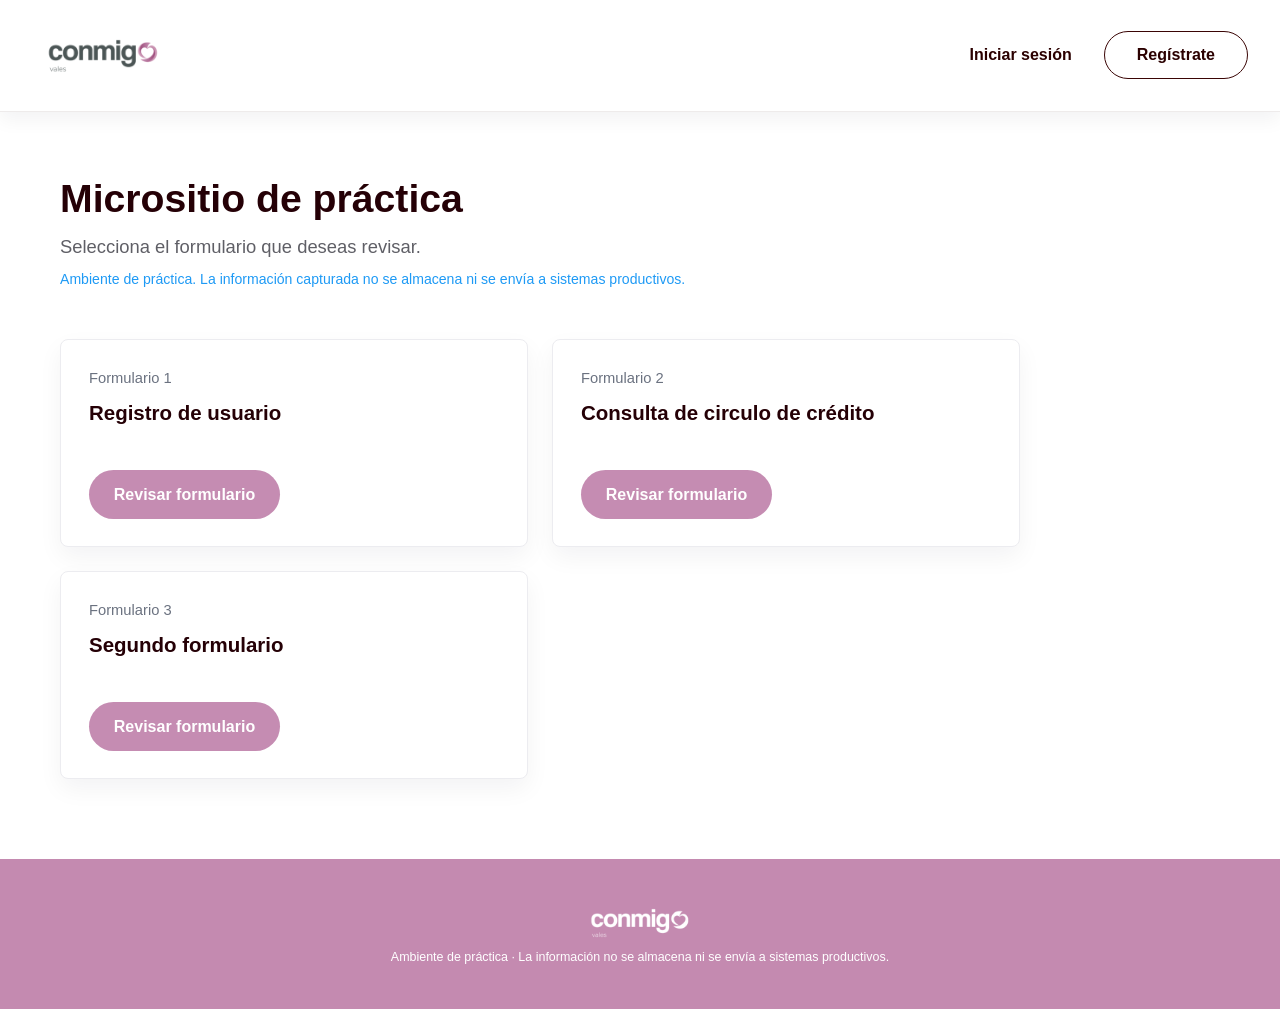
<file: index.html>
<!DOCTYPE html>
<html lang="es">
<head>
    <meta charset="UTF-8">
    <meta name="viewport" content="width=device-width, initial-scale=1.0">
    <title>Micrositio de practica - Conmigo Vales</title>
    <link rel="stylesheet" href="css/styles.css">
</head>
<body class="landing-page">
    <header class="page-header">
        <div class="topbar">
            <div class="logo-placeholder">
                <img src="assets/images/conmigo_vales_logo1.png" alt="Conmigo Vales">
            </div>
            <div class="header-actions">
                <span class="nav-link">Iniciar sesi&oacute;n</span>
                <button type="button" class="nav-button">Reg&iacute;strate</button>
            </div>
            <button type="button" class="menu-toggle" aria-label="Menu principal">
                <span></span>
                <span></span>
                <span></span>
            </button>
        </div>
    </header>

    <main class="landing-main">
        <section class="landing-header" aria-labelledby="landing-title">
            <h1 id="landing-title">Micrositio de pr&aacute;ctica</h1>
            <p>Selecciona el formulario que deseas revisar.</p>
            <p class="practice-legend subtle">Ambiente de pr&aacute;ctica. La informaci&oacute;n capturada no se almacena ni se env&iacute;a a sistemas productivos.</p>
        </section>

        <section class="landing-options" aria-label="Formularios disponibles">
            <article class="landing-option">
                <div>
                    <span class="landing-number">Formulario 1</span>
                    <h2>Registro de usuario</h2>
                </div>
                <a class="btn-primary landing-action" href="formularios/formulario-1.html">Revisar formulario</a>
            </article>

            <article class="landing-option">
                <div>
                    <span class="landing-number">Formulario 2</span>
                    <h2>Consulta de circulo de cr&eacute;dito</h2>
                </div>
                <a class="btn-primary landing-action" href="formularios/formulario-2.html">Revisar formulario</a>
            </article>

            <article class="landing-option">
                <div>
                    <span class="landing-number">Formulario 3</span>
                    <h2>Segundo formulario</h2>
                </div>
                <a class="btn-primary landing-action" href="formularios/formulario-3.html">Revisar formulario</a>
            </article>
        </section>
    </main>

    <footer class="page-footer">
        <div class="footer-logo-placeholder">
            <img src="assets/images/conmigo_logo_footer.png" alt="Conmigo">
        </div>
        <p>Ambiente de pr&aacute;ctica &middot; La informaci&oacute;n no se almacena ni se env&iacute;a a sistemas productivos.</p>
    </footer>
</body>
</html>
</file>
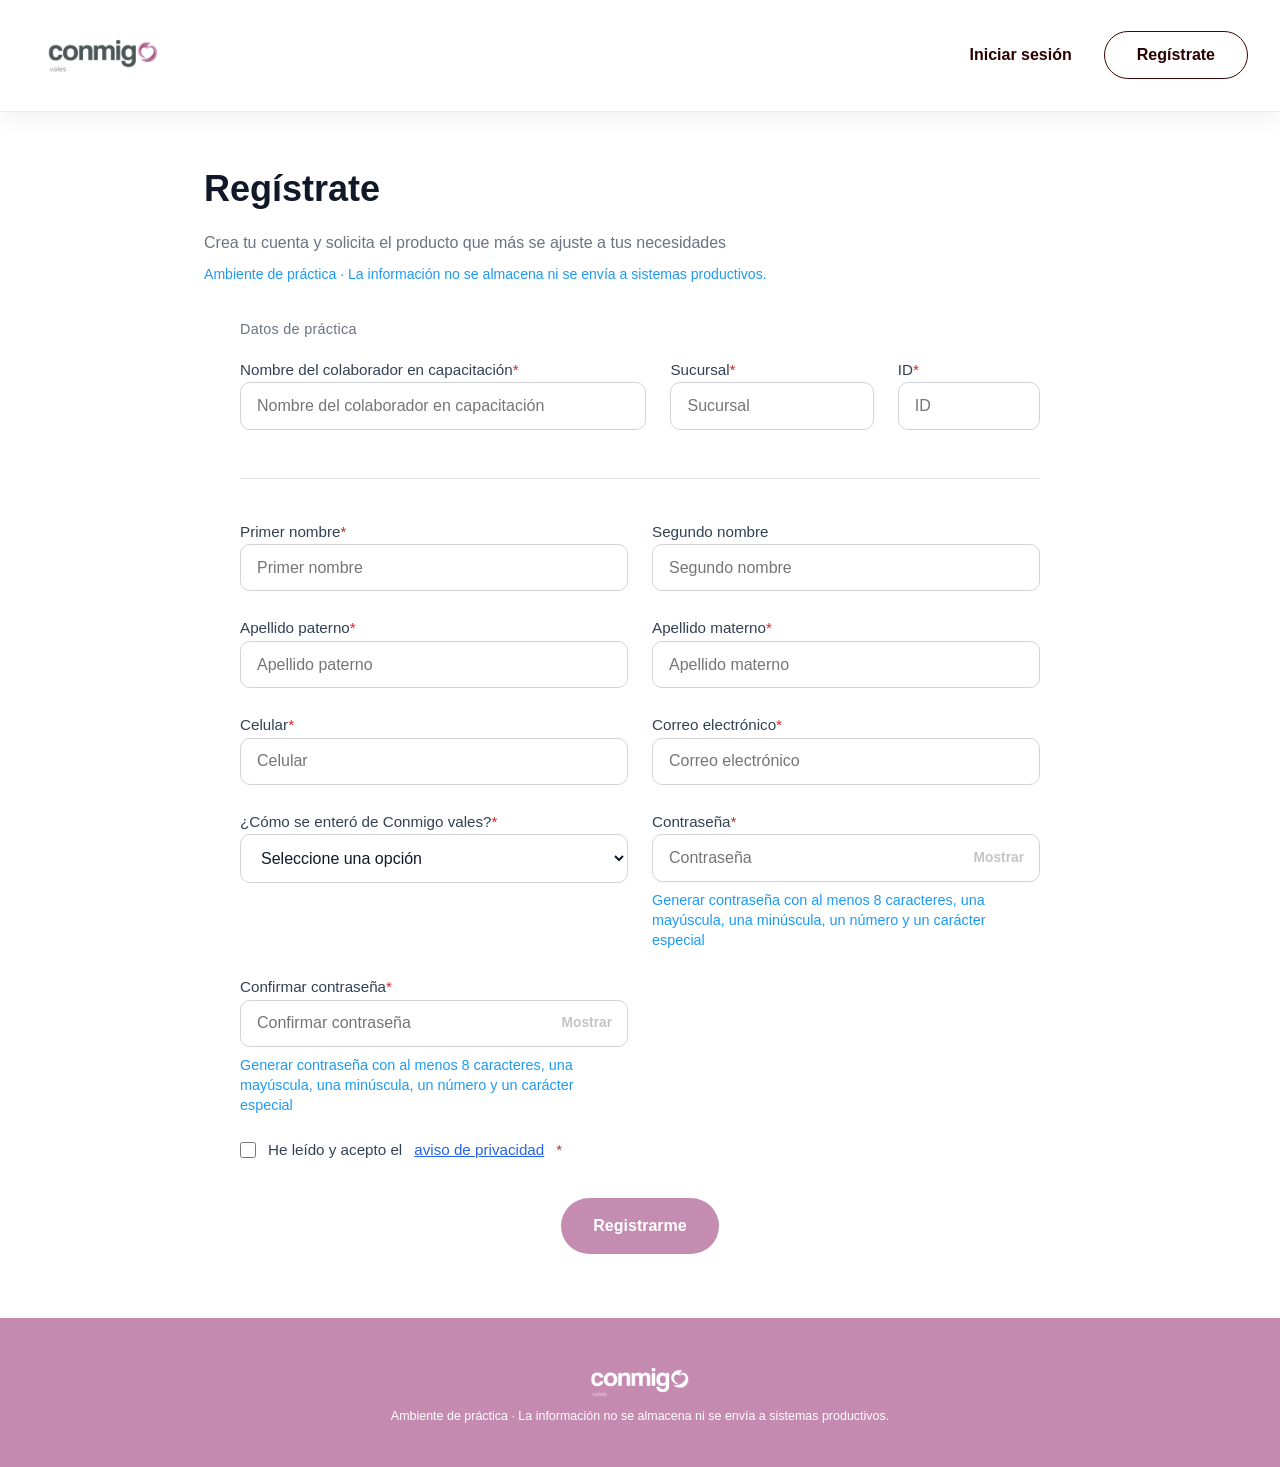
<file: formularios/formulario-1.html>
<!DOCTYPE html>
<html lang="es">
<head>
    <meta charset="UTF-8">
    <meta name="viewport" content="width=device-width, initial-scale=1.0">
    <title>Formulario 1 - Registro de usuario</title>
    <link rel="stylesheet" href="../css/styles.css">
</head>
<body class="form1-page">
    <header class="page-header">
        <div class="topbar">
            <div class="logo-placeholder">
                <img src="../assets/images/conmigo_vales_logo1.png" alt="Conmigo Vales">
            </div>
            <div class="header-actions">
                <span class="nav-link">Iniciar sesión</span>
                <button type="button" class="nav-button">Regístrate</button>
            </div>
            <button type="button" class="menu-toggle" aria-label="Menu principal">
                <span></span>
                <span></span>
                <span></span>
            </button>
        </div>
    </header>

    <main class="page-main">
        <div class="form-header">
            <h1>Regístrate</h1>
            <p class="subtitle">Crea tu cuenta y solicita el producto que más se ajuste a tus necesidades</p>
            <p class="practice-legend subtle">Ambiente de práctica · La información no se almacena ni se envía a sistemas productivos.</p>
        </div>

        <form id="registration-form" class="registration-form">
            <div class="practice-section">
                <h3 class="section-title">Datos de práctica</h3>
                <div class="practice-grid">
                    <div class="form-group">
                        <label for="practitioner-name">Nombre del colaborador en capacitación<span class="required">*</span></label>
                        <input type="text" id="practitioner-name" name="practitioner-name" placeholder="Nombre del colaborador en capacitación">
                    </div>
                    <div class="form-group">
                        <label for="practice-branch">Sucursal<span class="required">*</span></label>
                        <input type="text" id="practice-branch" name="practice-branch" placeholder="Sucursal">
                    </div>
                    <div class="form-group">
                        <label for="practice-id">ID<span class="required">*</span></label>
                        <input type="text" id="practice-id" name="practice-id" inputmode="numeric" maxlength="6" pattern="[0-9]*" autocomplete="off" placeholder="ID">
                    </div>
                </div>
            </div>

            <div class="form-row">
                <div class="form-group">
                    <label for="first-name">Primer nombre<span class="required">*</span></label>
                    <input type="text" id="first-name" name="first-name" placeholder="Primer nombre">
                </div>
                <div class="form-group">
                    <label for="second-name">Segundo nombre</label>
                    <input type="text" id="second-name" name="second-name" placeholder="Segundo nombre">
                </div>
            </div>

            <div class="form-row">
                <div class="form-group">
                    <label for="last-name-paternal">Apellido paterno<span class="required">*</span></label>
                    <input type="text" id="last-name-paternal" name="last-name-paternal" placeholder="Apellido paterno">
                </div>
                <div class="form-group">
                    <label for="last-name-maternal">Apellido materno<span class="required">*</span></label>
                    <input type="text" id="last-name-maternal" name="last-name-maternal" placeholder="Apellido materno">
                </div>
            </div>

            <div class="form-row">
                <div class="form-group">
                    <label for="phone">Celular<span class="required">*</span></label>
                    <input type="tel" id="phone" name="phone" placeholder="Celular">
                </div>
                <div class="form-group">
                    <label for="email">Correo electrónico<span class="required">*</span></label>
                    <input type="email" id="email" name="email" placeholder="Correo electrónico">
                </div>
            </div>

            <div class="form-row">
                <div class="form-group">
                    <label for="reference">¿Cómo se enteró de Conmigo vales?<span class="required">*</span></label>
                    <select id="reference" name="reference">
                        <option value="">Seleccione una opción</option>
                        <option value="radio-tv">Radio/TV</option>
                        <option value="social-media">Redes Sociales</option>
                        <option value="street-ad">Publicidad en la calle</option>
                        <option value="flyer">Flyer</option>
                        <option value="website">Página web</option>
                        <option value="other">Otros</option>
                    </select>
                </div>
                <div class="form-group">
                    <label for="password">Contraseña<span class="required">*</span></label>
                    <div class="password-field">
                        <input type="password" id="password" name="password" placeholder="Contraseña">
                        <button type="button" class="password-toggle" data-password-toggle="password">Mostrar</button>
                    </div>
                    <small class="helper-text password-helper">Generar contraseña con al menos 8 caracteres, una mayúscula, una minúscula, un número y un carácter especial</small>
                </div>
            </div>

            <div class="form-row">
                <div class="form-group">
                    <label for="confirm-password">Confirmar contraseña<span class="required">*</span></label>
                    <div class="password-field">
                        <input type="password" id="confirm-password" name="confirm-password" placeholder="Confirmar contraseña">
                        <button type="button" class="password-toggle" data-password-toggle="confirm-password">Mostrar</button>
                    </div>
                    <small class="helper-text password-helper">Generar contraseña con al menos 8 caracteres, una mayúscula, una minúscula, un número y un carácter especial</small>
                </div>
                <div class="form-group placeholder-column"></div>
            </div>

            <div class="checkbox-row">
                <div class="checkbox-group">
                    <label for="privacy-accept">
                        <input type="checkbox" id="privacy-accept" name="privacy-accept">
                        He leído y acepto el <span class="fake-link">aviso de privacidad</span><span class="required">*</span>
                    </label>
                </div>
            </div>

            <div class="form-actions">
                <button type="button" class="btn-primary" id="submit-btn">Registrarme</button>
            </div>
        </form>

        <section id="practice-result" class="practice-result" aria-live="polite" hidden></section>
    </main>

    <footer class="page-footer">
        <div class="footer-logo-placeholder">
            <img src="../assets/images/conmigo_logo_footer.png" alt="Conmigo">
        </div>
        <p>Ambiente de práctica · La información no se almacena ni se envía a sistemas productivos.</p>
    </footer>
    <script src="../js/validators.js"></script>
    <script src="../js/feedback.js"></script>
    <script src="../js/form-1.js"></script>
</body>
</html>
</file>
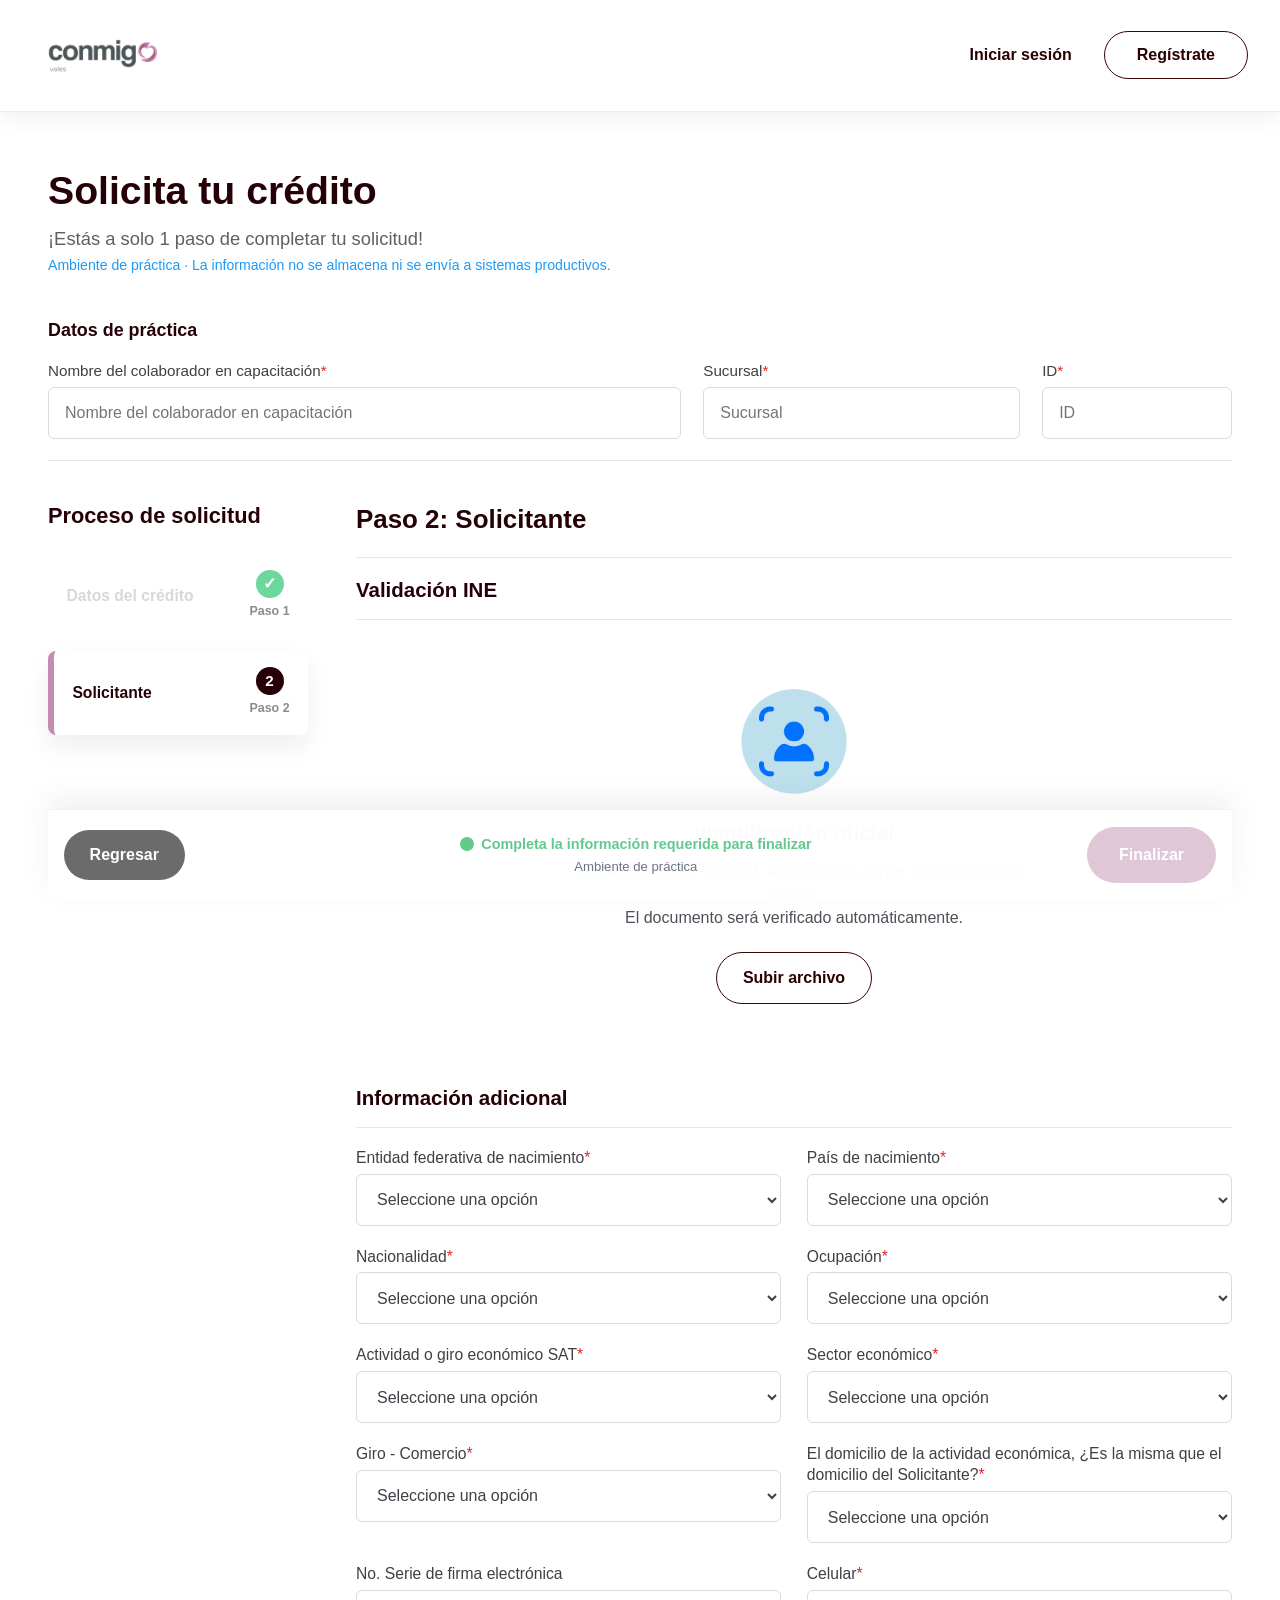
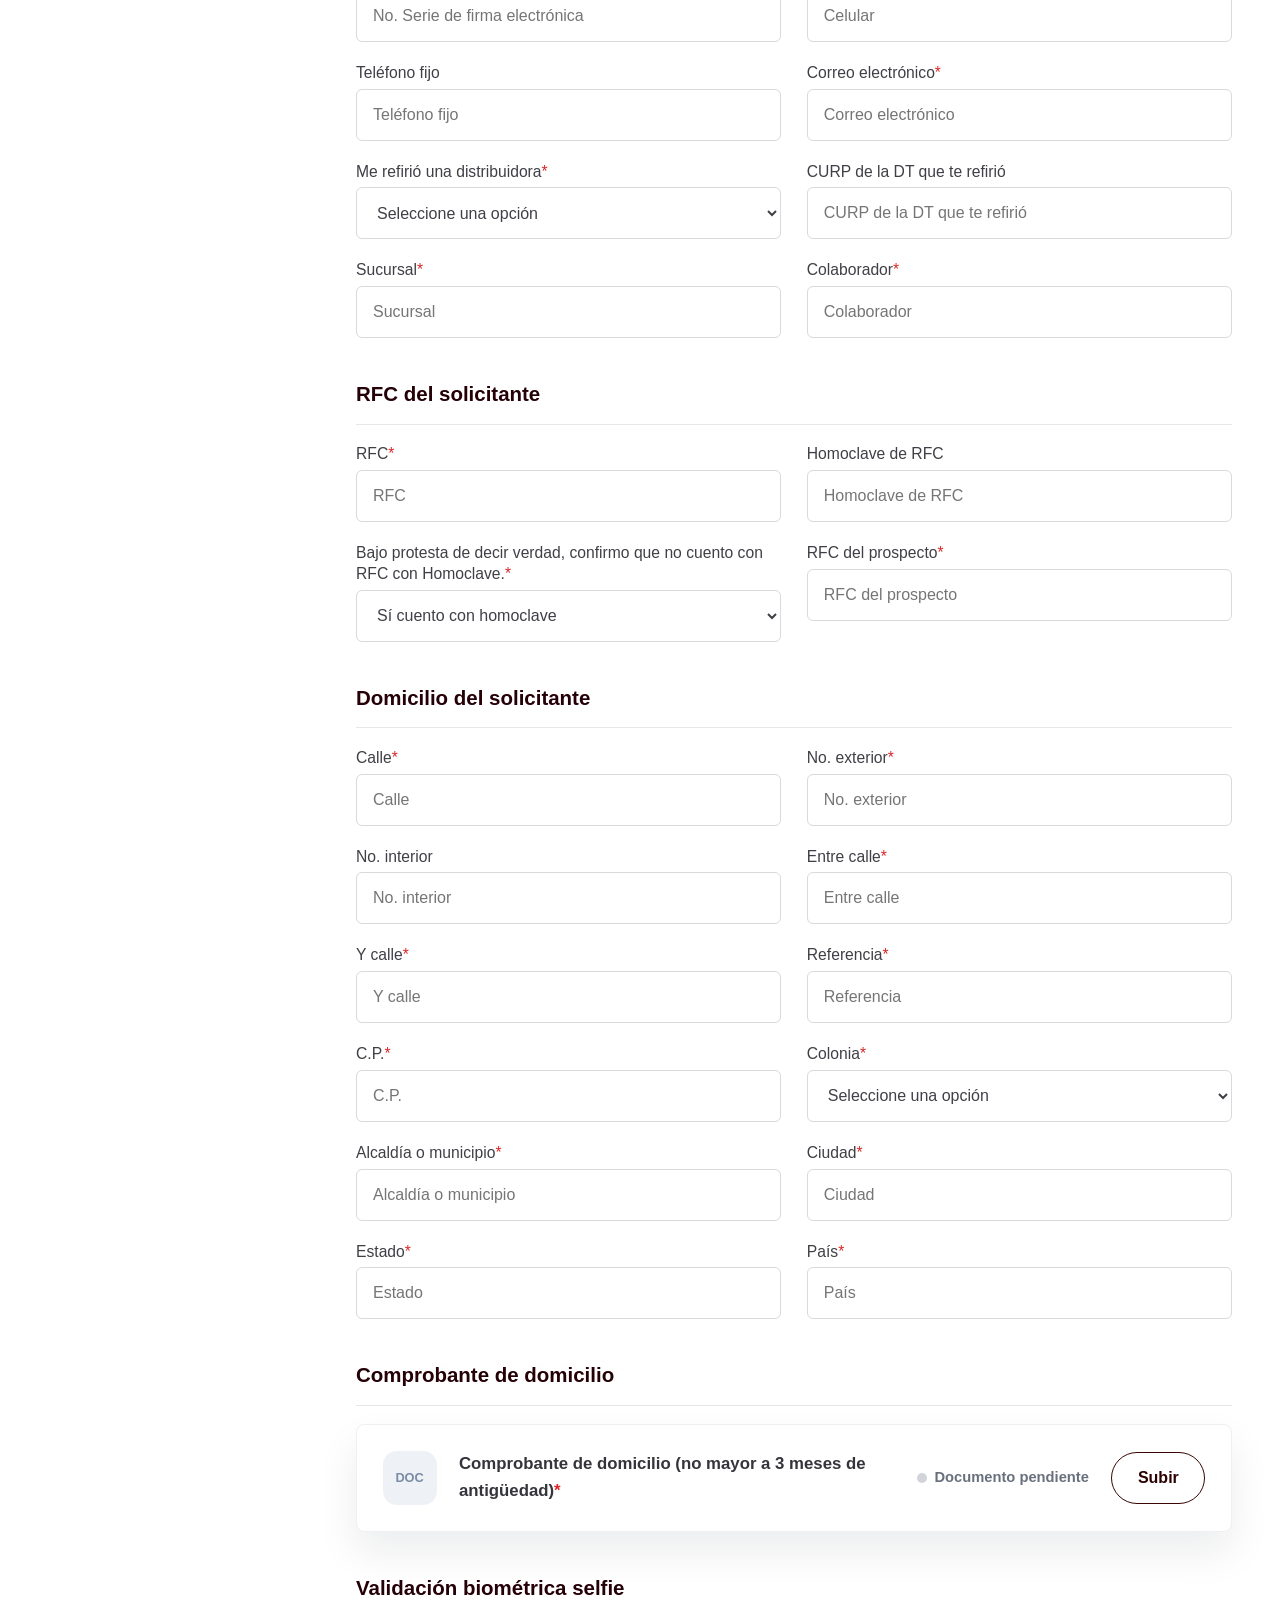
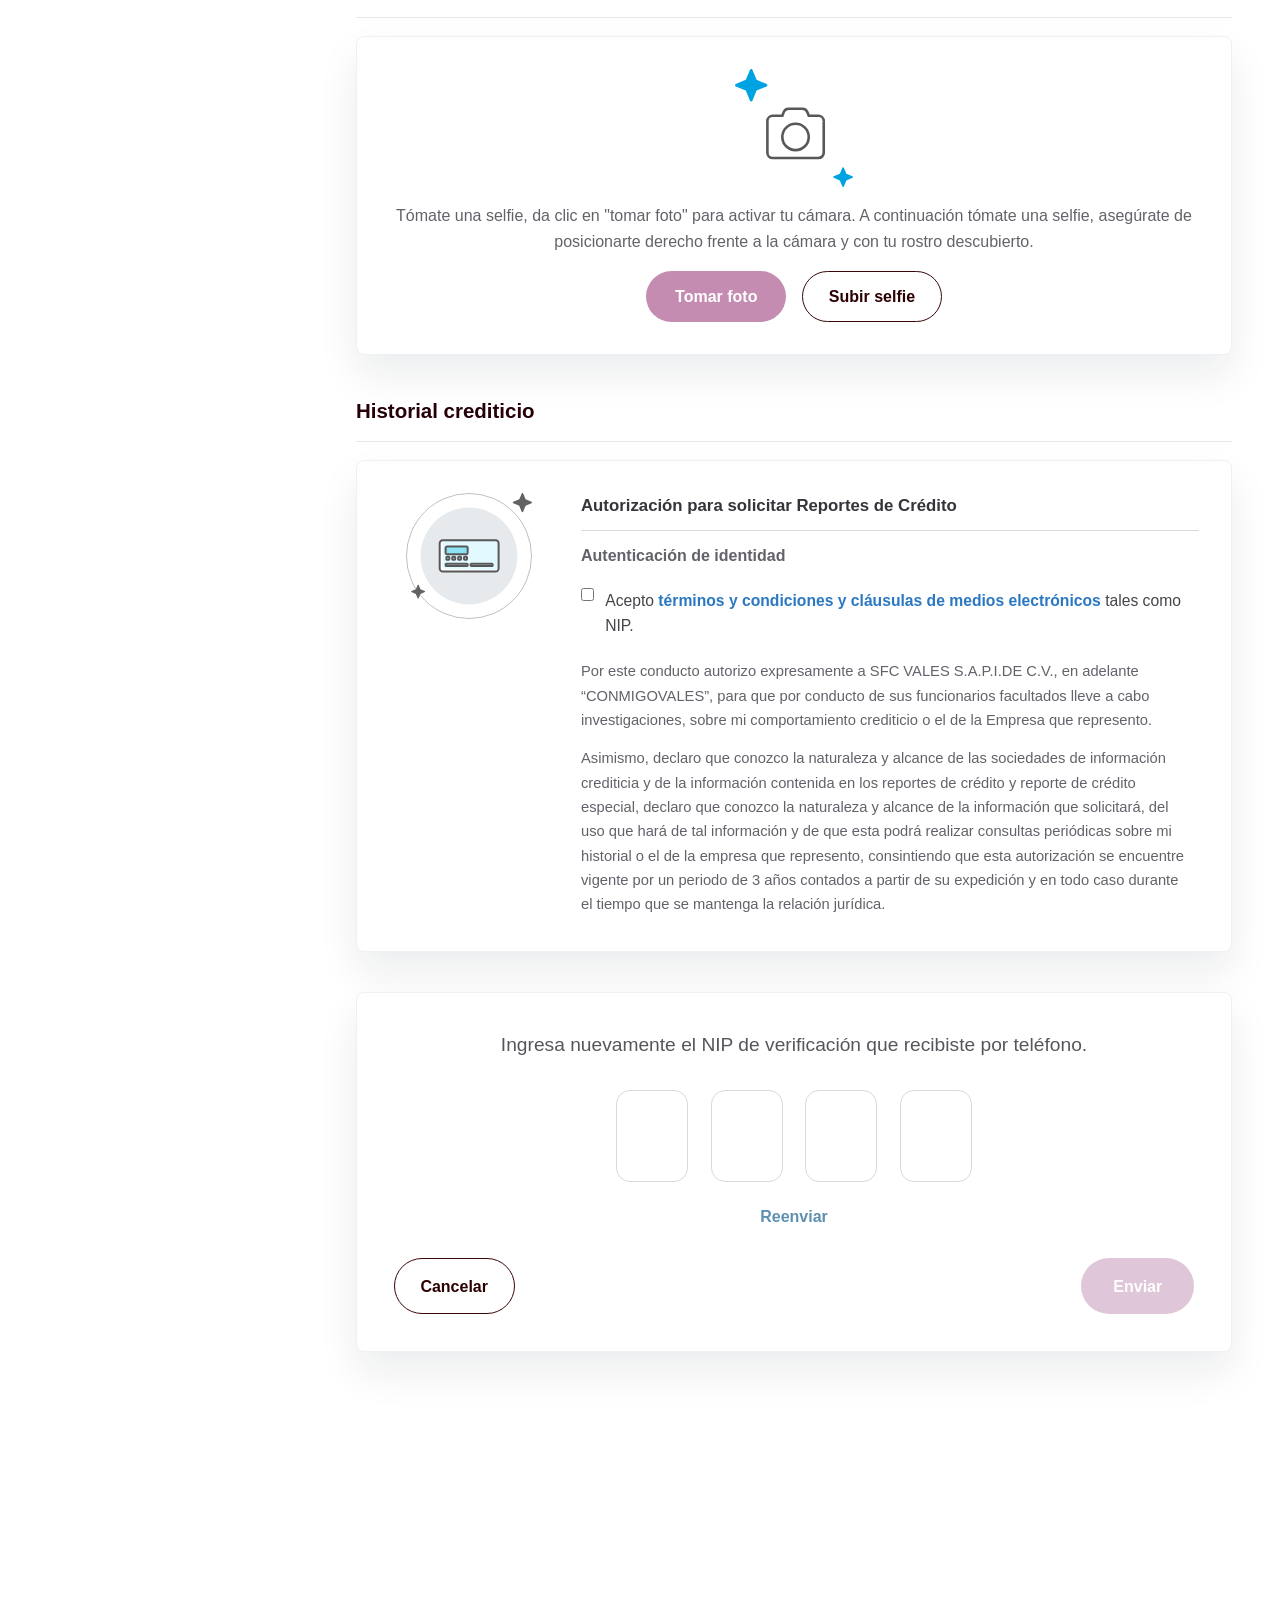
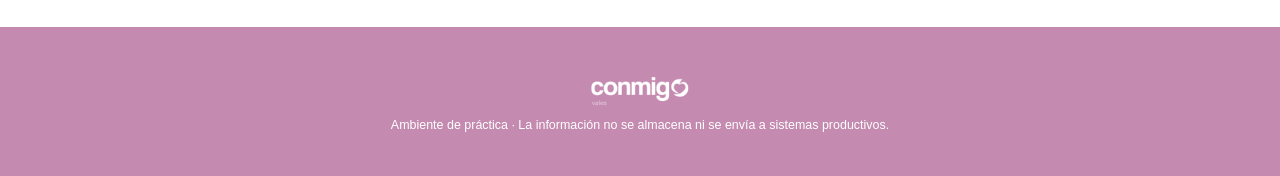
<file: formularios/formulario-2.html>
<!DOCTYPE html>
<html lang="es">
<head>
    <meta charset="UTF-8">
    <meta name="viewport" content="width=device-width, initial-scale=1.0">
    <title>Formulario 2 - Solicitud de credito</title>
    <link rel="stylesheet" href="../css/styles.css">
</head>
<body class="form2-page">
    <header class="page-header">
        <div class="topbar">
            <div class="logo-placeholder">
                <img src="../assets/images/conmigo_vales_logo1.png" alt="Conmigo Vales">
            </div>
            <div class="header-actions">
                <span class="nav-link">Iniciar sesi&oacute;n</span>
                <button type="button" class="nav-button">Reg&iacute;strate</button>
            </div>
            <button type="button" class="menu-toggle" aria-label="Menu principal">
                <span></span>
                <span></span>
                <span></span>
            </button>
        </div>
    </header>

    <main class="form2-main">
        <section class="form2-hero" aria-labelledby="form2-title">
            <div>
                <h1 id="form2-title">Solicita tu cr&eacute;dito</h1>
                <p>&iexcl;Est&aacute;s a solo 1 paso de completar tu solicitud!</p>
                <p class="practice-legend subtle">Ambiente de pr&aacute;ctica &middot; La informaci&oacute;n no se almacena ni se env&iacute;a a sistemas productivos.</p>
            </div>
        </section>

        <section class="form2-practice-section" aria-labelledby="form2-practice-title">
            <h2 id="form2-practice-title">Datos de pr&aacute;ctica</h2>
            <div class="form2-practice-grid">
                <div class="form-group">
                    <label for="form2-practice-collaborator">Nombre del colaborador en capacitaci&oacute;n<span class="required">*</span></label>
                    <input type="text" id="form2-practice-collaborator" name="form2-practice-collaborator" placeholder="Nombre del colaborador en capacitaci&oacute;n" data-form2-practice-field>
                </div>
                <div class="form-group">
                    <label for="form2-practice-branch">Sucursal<span class="required">*</span></label>
                    <input type="text" id="form2-practice-branch" name="form2-practice-branch" placeholder="Sucursal" data-form2-practice-field>
                </div>
                <div class="form-group">
                    <label for="form2-practice-id">ID<span class="required">*</span></label>
                    <input type="text" id="form2-practice-id" name="form2-practice-id" inputmode="numeric" maxlength="6" placeholder="ID" data-form2-practice-field>
                </div>
            </div>
        </section>

        <div class="form2-shell">
            <aside class="form2-process" aria-label="Proceso de solicitud">
                <h2>Proceso de solicitud</h2>
                <div class="stepper-list form2-stepper-compact">
                    <div class="stepper-item">
                        <span class="stepper-marker">
                            <span class="stepper-dot"></span>
                            <small>Paso 1</small>
                        </span>
                        <span class="stepper-copy">
                            <strong>Datos del cr&eacute;dito</strong>
                        </span>
                    </div>
                    <div class="stepper-item is-active">
                        <span class="stepper-marker">
                            <span class="stepper-dot"></span>
                            <small>Paso 2</small>
                        </span>
                        <span class="stepper-copy">
                            <strong>Solicitante</strong>
                        </span>
                    </div>
                </div>
            </aside>

            <form class="form2-form" aria-label="Formulario 2">
                <div class="form2-step-title">
                    <h2>Paso 2: Solicitante</h2>
                </div>

                <section class="form2-section form2-ine-section" aria-labelledby="ine-title">
                    <div class="form2-section-heading">
                        <h3 id="ine-title">Validaci&oacute;n INE</h3>
                    </div>
                    <div class="ine-intro">
                        <img class="ine-visual" src="../assets/images/INE.jpg" alt="Identificaci&oacute;n oficial">
                        <h4>Identificaci&oacute;n oficial</h4>
                        <p>Para seguir con tu solicitud, es necesario cargar tu identificaci&oacute;n oficial.</p>
                        <p>El documento ser&aacute; verificado autom&aacute;ticamente.</p>
                        <button type="button" class="btn-outline" data-open-ine>Subir archivo</button>
                        <p class="form2-section-note" data-section-error="ine" hidden></p>
                    </div>
                </section>

                <section class="form2-section" aria-labelledby="info-title">
                    <div class="form2-section-heading">
                        <h3 id="info-title">Informaci&oacute;n adicional</h3>
                    </div>
                    <div class="form2-grid">
                        <div class="form-group">
                            <label for="birth-state">Entidad federativa de nacimiento<span class="required">*</span></label>
                            <select id="birth-state" name="birth-state">
                                <option value="">Seleccione una opci&oacute;n</option>
                            </select>
                        </div>
                        <div class="form-group">
                            <label for="birth-country">Pa&iacute;s de nacimiento<span class="required">*</span></label>
                            <select id="birth-country" name="birth-country">
                                <option value="">Seleccione una opci&oacute;n</option>
                            </select>
                        </div>
                        <div class="form-group">
                            <label for="nationality">Nacionalidad<span class="required">*</span></label>
                            <select id="nationality" name="nationality">
                                <option value="">Seleccione una opci&oacute;n</option>
                                <option>Mexicana</option>
                            </select>
                        </div>
                        <div class="form-group">
                            <label for="occupation">Ocupaci&oacute;n<span class="required">*</span></label>
                            <select id="occupation" name="occupation">
                                <option value="">Seleccione una opci&oacute;n</option>
                                <option>Empleado(a)</option>
                                <option>Comerciante (negocio)</option>
                                <option>Hogar</option>
                            </select>
                        </div>
                        <div class="form-group">
                            <label for="economic-activity">Actividad o giro econ&oacute;mico SAT<span class="required">*</span></label>
                            <select id="economic-activity" name="economic-activity">
                                <option value="">Seleccione una opci&oacute;n</option>
                            </select>
                        </div>
                        <div class="form-group">
                            <label for="economic-sector">Sector econ&oacute;mico<span class="required">*</span></label>
                            <select id="economic-sector" name="economic-sector">
                                <option value="">Seleccione una opci&oacute;n</option>
                                <option>COMERCIO</option>
                                <option>SERVICIOS</option>
                                <option>INDUSTRIA</option>
                                <option>AGR&Iacute;COLA</option>
                                <option>OTRO</option>
                            </select>
                        </div>
                        <div class="form-group">
                            <label for="commerce-line">Giro - Comercio<span class="required">*</span></label>
                            <select id="commerce-line" name="commerce-line">
                                <option value="">Seleccione una opci&oacute;n</option>
                                <option>Abarrotes</option>
                                <option>Ropa y calzado</option>
                                <option>Alimentos preparados</option>
                                <option>Belleza / est&eacute;tica</option>
                                <option>Venta por cat&aacute;logo</option>
                                <option>Otro</option>
                            </select>
                        </div>
                        <div class="form-group">
                            <label for="same-business-address">El domicilio de la actividad econ&oacute;mica, &iquest;Es la misma que el domicilio del Solicitante?<span class="required">*</span></label>
                            <select id="same-business-address" name="same-business-address">
                                <option value="">Seleccione una opci&oacute;n</option>
                                <option>S&iacute;</option>
                                <option>No</option>
                            </select>
                        </div>
                        <div class="form-group">
                            <label for="signature-series">No. Serie de firma electr&oacute;nica</label>
                            <input type="text" id="signature-series" name="signature-series" placeholder="No. Serie de firma electr&oacute;nica">
                        </div>
                        <div class="form-group">
                            <label for="form2-phone">Celular<span class="required">*</span></label>
                            <input type="tel" id="form2-phone" name="form2-phone" placeholder="Celular">
                        </div>
                        <div class="form-group">
                            <label for="landline">Tel&eacute;fono fijo</label>
                            <input type="tel" id="landline" name="landline" placeholder="Tel&eacute;fono fijo">
                        </div>
                        <div class="form-group">
                            <label for="form2-email">Correo electr&oacute;nico<span class="required">*</span></label>
                            <input type="email" id="form2-email" name="form2-email" placeholder="Correo electr&oacute;nico">
                        </div>
                        <div class="form-group">
                            <label for="referred-by-distributor">Me refiri&oacute; una distribuidora<span class="required">*</span></label>
                            <select id="referred-by-distributor" name="referred-by-distributor">
                                <option value="">Seleccione una opci&oacute;n</option>
                                <option>S&iacute;</option>
                                <option>No</option>
                            </select>
                        </div>
                        <div class="form-group">
                            <label for="referrer-curp">CURP de la DT que te refiri&oacute;</label>
                            <input type="text" id="referrer-curp" name="referrer-curp" placeholder="CURP de la DT que te refiri&oacute;">
                        </div>
                        <div class="form-group">
                            <label for="form2-branch">Sucursal<span class="required">*</span></label>
                            <input type="text" id="form2-branch" name="form2-branch" placeholder="Sucursal">
                        </div>
                        <div class="form-group">
                            <label for="form2-collaborator">Colaborador<span class="required">*</span></label>
                            <input type="text" id="form2-collaborator" name="form2-collaborator" placeholder="Colaborador">
                        </div>
                    </div>
                </section>

                <section class="form2-section" aria-labelledby="rfc-title">
                    <div class="form2-section-heading">
                        <h3 id="rfc-title">RFC del solicitante</h3>
                    </div>
                    <div class="form2-grid">
                        <div class="form-group">
                            <label for="rfc">RFC<span class="required">*</span></label>
                            <input type="text" id="rfc" name="rfc" maxlength="10" placeholder="RFC">
                        </div>
                        <div class="form-group">
                            <label for="rfc-homoclave">Homoclave de RFC</label>
                            <input type="text" id="rfc-homoclave" name="rfc-homoclave" maxlength="3" placeholder="Homoclave de RFC">
                        </div>
                        <div class="form-group">
                            <label for="rfc-confirmation">Bajo protesta de decir verdad, confirmo que no cuento con RFC con Homoclave.<span class="required">*</span></label>
                            <select id="rfc-confirmation" name="rfc-confirmation">
                                <option>S&iacute; cuento con homoclave</option>
                                <option>No cuento con homoclave</option>
                            </select>
                        </div>
                        <div class="form-group">
                            <label for="prospect-rfc">RFC del prospecto<span class="required">*</span></label>
                            <input type="text" id="prospect-rfc" name="prospect-rfc" maxlength="13" placeholder="RFC del prospecto">
                        </div>
                    </div>
                </section>

                <section class="form2-section" aria-labelledby="address-title">
                    <div class="form2-section-heading">
                        <h3 id="address-title">Domicilio del solicitante</h3>
                    </div>
                    <div class="form2-grid">
                        <div class="form-group">
                            <label for="street">Calle<span class="required">*</span></label>
                            <input type="text" id="street" name="street" placeholder="Calle">
                        </div>
                        <div class="form-group">
                            <label for="external-number">No. exterior<span class="required">*</span></label>
                            <input type="text" id="external-number" name="external-number" placeholder="No. exterior">
                        </div>
                        <div class="form-group">
                            <label for="internal-number">No. interior</label>
                            <input type="text" id="internal-number" name="internal-number" placeholder="No. interior">
                        </div>
                        <div class="form-group">
                            <label for="between-street">Entre calle<span class="required">*</span></label>
                            <input type="text" id="between-street" name="between-street" placeholder="Entre calle">
                        </div>
                        <div class="form-group">
                            <label for="and-street">Y calle<span class="required">*</span></label>
                            <input type="text" id="and-street" name="and-street" placeholder="Y calle">
                        </div>
                        <div class="form-group">
                            <label for="reference">Referencia<span class="required">*</span></label>
                            <input type="text" id="reference" name="reference" placeholder="Referencia">
                        </div>
                        <div class="form-group">
                            <label for="postal-code">C.P.<span class="required">*</span></label>
                            <input type="text" id="postal-code" name="postal-code" inputmode="numeric" maxlength="5" placeholder="C.P.">
                        </div>
                        <div class="form-group">
                            <label for="neighborhood">Colonia<span class="required">*</span></label>
                            <select id="neighborhood" name="neighborhood">
                                <option value="">Seleccione una opci&oacute;n</option>
                                <option>Estadio</option>
                            </select>
                            <input type="text" id="neighborhood-manual" name="neighborhood-manual" placeholder="Colonia" data-neighborhood-manual hidden>
                        </div>
                        <div class="form-group">
                            <label for="municipality">Alcald&iacute;a o municipio<span class="required">*</span></label>
                            <input type="text" id="municipality" name="municipality" placeholder="Alcald&iacute;a o municipio">
                        </div>
                        <div class="form-group">
                            <label for="city">Ciudad<span class="required">*</span></label>
                            <input type="text" id="city" name="city" placeholder="Ciudad">
                        </div>
                        <div class="form-group">
                            <label for="state">Estado<span class="required">*</span></label>
                            <input type="text" id="state" name="state" placeholder="Estado">
                        </div>
                        <div class="form-group">
                            <label for="country">Pa&iacute;s<span class="required">*</span></label>
                            <input type="text" id="country" name="country" placeholder="Pa&iacute;s">
                        </div>
                    </div>
                </section>

                <section class="form2-section" aria-labelledby="proof-title">
                    <div class="form2-section-heading">
                        <h3 id="proof-title">Comprobante de domicilio</h3>
                    </div>
                    <div class="document-card proof-card" data-proof-card>
                        <div class="document-icon" aria-hidden="true">DOC</div>
                        <div class="document-copy">
                            <h4>Comprobante de domicilio (no mayor a 3 meses de antig&uuml;edad)<span class="required">*</span></h4>
                            <button type="button" class="document-link" data-proof-view disabled hidden>Ver documento</button>
                        </div>
                        <span class="document-status is-pending" data-proof-status>Documento pendiente</span>
                        <button type="button" class="btn-outline" data-proof-upload>Subir</button>
                        <input type="file" class="visually-hidden" accept=".jpg,.jpeg,.png,.pdf,image/jpeg,image/png,application/pdf" data-proof-file aria-label="Subir comprobante de domicilio">
                    </div>
                    <p class="form2-section-note" data-section-error="proof" hidden></p>
                </section>

                <section class="form2-section" aria-labelledby="selfie-title">
                    <div class="form2-section-heading">
                        <h3 id="selfie-title">Validaci&oacute;n biom&eacute;trica selfie</h3>
                    </div>
                    <div class="document-card selfie-card" data-selfie-card>
                        <div class="selfie-initial" data-selfie-initial>
                            <img class="selfie-visual" src="../assets/images/selfie-validate.d93af19.svg" alt="Validaci&oacute;n biom&eacute;trica selfie">
                            <p>T&oacute;mate una selfie, da clic en "tomar foto" para activar tu c&aacute;mara. A continuaci&oacute;n t&oacute;mate una selfie, aseg&uacute;rate de posicionarte derecho frente a la c&aacute;mara y con tu rostro descubierto.</p>
                            <div class="document-actions">
                                <button type="button" class="btn-primary form2-small-button" data-selfie-validate>Tomar foto</button>
                                <button type="button" class="btn-outline" data-selfie-upload>Subir selfie</button>
                            </div>
                            <input type="file" class="visually-hidden" accept="image/*" data-selfie-file aria-label="Subir selfie">
                        </div>
                        <div class="selfie-processing" data-selfie-processing hidden>
                            <div class="form2-loader" aria-hidden="true"></div>
                            <strong>Espera un momento, estamos comparando y validando tu foto</strong>
                            <div class="form2-progress"><span></span></div>
                        </div>
                        <div class="selfie-success" data-selfie-success hidden>
                            <div class="selfie-check" aria-hidden="true">&#10003;</div>
                            <strong>Porcentaje de similitud de rostros encontrada</strong>
                            <p>&iexcl;Felicidades! tu foto ha sido validada.</p>
                            <button type="button" class="btn-primary form2-small-button" data-selfie-validate-again>Validar nuevamente</button>
                        </div>
                    </div>
                    <p class="form2-section-note" data-section-error="selfie" hidden></p>
                </section>

                <section class="form2-section" aria-labelledby="credit-title">
                    <div class="form2-section-heading">
                        <h3 id="credit-title">Historial crediticio</h3>
                    </div>
                    <div class="credit-auth">
                        <img class="credit-auth-icon" src="../assets/images/credit-bureau-authorization.52b512d.svg" alt="Autorizaci&oacute;n de historial crediticio">
                        <div class="credit-auth-content">
                            <h4>Autorizaci&oacute;n para solicitar Reportes de Cr&eacute;dito</h4>
                            <div data-identity-auth-state>
                                <p class="credit-auth-subtitle">Autenticaci&oacute;n de identidad</p>
                                <label class="credit-checkbox" for="credit-terms">
                                    <input type="checkbox" id="credit-terms" name="credit-terms">
                                    <span>Acepto <strong>t&eacute;rminos y condiciones y cl&aacute;usulas de medios electr&oacute;nicos</strong> tales como NIP.</span>
                                </label>
                                <p class="form2-section-note" data-section-error="credit-terms" hidden></p>
                                <div class="legal-copy">
                                    <p>Por este conducto autorizo expresamente a SFC VALES S.A.P.I.DE C.V., en adelante &ldquo;CONMIGOVALES&rdquo;, para que por conducto de sus funcionarios facultados lleve a cabo investigaciones, sobre mi comportamiento crediticio o el de la Empresa que represento.</p>
                                    <p>Asimismo, declaro que conozco la naturaleza y alcance de las sociedades de informaci&oacute;n crediticia y de la informaci&oacute;n contenida en los reportes de cr&eacute;dito y reporte de cr&eacute;dito especial, declaro que conozco la naturaleza y alcance de la informaci&oacute;n que solicitar&aacute;, del uso que har&aacute; de tal informaci&oacute;n y de que esta podr&aacute; realizar consultas peri&oacute;dicas sobre mi historial o el de la empresa que represento, consintiendo que esta autorizaci&oacute;n se encuentre vigente por un periodo de 3 a&ntilde;os contados a partir de su expedici&oacute;n y en todo caso durante el tiempo que se mantenga la relaci&oacute;n jur&iacute;dica.</p>
                                    <p>La informaci&oacute;n a continuaci&oacute;n proporcionada ser&aacute; utilizada &uacute;nicamente para lectura y consulta de tu informaci&oacute;n, con la finalidad de ofrecerte un mejor servicio. SFC VALES S.A.P.I.DE C.V., en adelante &ldquo;CONMIGOVALES&rdquo;, no conserva ninguna copia de los mismos, ni de tus contrase&ntilde;as.</p>
                                    <p>En caso de que el solicitante sea una Persona Moral, declaro bajo protesta de decir verdad Ser Representante Legal de la empresa mencionada en esta autorizaci&oacute;n, manifiesto que a la fecha de firma de la presente autorizaci&oacute;n los poderes no me han sido revocados, limitados, ni modificados de forma alguna.</p>
                                    <p>Acepto que este documento quede bajo propiedad de SFC VALES S.A.P.I.DE C.V., en adelante &ldquo;CONMIGOVALES para efectos de control y cumplimiento del art&iacute;culo 28 de la LRSIC.&rdquo;</p>
                                </div>
                            </div>
                            <div class="nip-confirmed identity-confirmed" data-identity-confirmed hidden>
                                <img class="nip-confirmed-icon" src="../assets/images/descarga.svg" alt="" aria-hidden="true">
                                <strong>NIP confirmado</strong>
                                <p>Contin&uacute;a tu solicitud.</p>
                            </div>
                        </div>
                    </div>
                </section>

                <section class="form2-section" aria-labelledby="nip-title" data-nip-section>
                    <div class="nip-card">
                        <div class="nip-input-state" data-nip-input-state>
                            <h3 id="nip-title">Ingresa nuevamente el NIP de verificaci&oacute;n que recibiste por tel&eacute;fono.</h3>
                            <div class="nip-inputs" aria-label="NIP de verificacion">
                                <input type="text" inputmode="numeric" maxlength="1" aria-label="Digito 1" data-nip-input>
                                <input type="text" inputmode="numeric" maxlength="1" aria-label="Digito 2" data-nip-input>
                                <input type="text" inputmode="numeric" maxlength="1" aria-label="Digito 3" data-nip-input>
                                <input type="text" inputmode="numeric" maxlength="1" aria-label="Digito 4" data-nip-input>
                            </div>
                            <button type="button" class="nip-resend">Reenviar</button>
                            <div class="nip-actions">
                                <button type="button" class="btn-outline">Cancelar</button>
                                <button type="button" class="btn-primary is-disabled" disabled data-nip-send>Enviar</button>
                            </div>
                        </div>
                        <div class="nip-confirmed" data-nip-confirmed hidden>
                            <img class="nip-confirmed-icon" src="../assets/images/descarga.svg" alt="" aria-hidden="true">
                            <strong>NIP confirmado</strong>
                            <p>Contin&uacute;a tu solicitud.</p>
                        </div>
                        <p class="form2-section-note" data-section-error="nip" hidden></p>
                    </div>
                </section>
            </form>
        </div>

        <section id="form2-practice-result" class="practice-result form2-practice-result" aria-live="polite" hidden></section>

        <section class="form2-success-screen" data-form2-success hidden>
            <div class="form2-success-check" aria-hidden="true">&#10003;</div>
            <h2>&iexcl;Felicidades, has finalizado la primera fase de tu solicitud!</h2>
            <p>Tu solicitud ser&aacute; evaluada por nuestros especialistas y en breve te daremos seguimiento para que puedas continuar con la segunda fase</p>
            <button type="button" class="btn-primary" data-show-feedback>Ir a mis solicitudes</button>
        </section>

        <div class="form2-bottom-bar" aria-label="Acciones del formulario">
            <button type="button" class="btn-secondary">Regresar</button>
            <div class="form2-bottom-status">
                <strong data-form2-status-title>Completa la informaci&oacute;n requerida para finalizar</strong>
                <span>Ambiente de pr&aacute;ctica</span>
            </div>
            <button type="button" class="btn-primary is-disabled" disabled data-form2-finalize>Finalizar</button>
        </div>
    </main>

    <div class="form2-modal" data-modal="ine" hidden>
        <div class="form2-modal-backdrop" data-close-modal></div>
        <section class="form2-modal-panel" role="dialog" aria-modal="true" aria-labelledby="ine-modal-title">
            <button type="button" class="form2-modal-close" data-close-modal aria-label="Cerrar">&times;</button>
            <h2 id="ine-modal-title">Identificaci&oacute;n oficial</h2>
            <p>Adjunta una captura de tu INE (anverso y reverso).</p>
            <div class="ine-upload-grid">
                <div class="ine-upload-card">
                    <h3>Frente</h3>
                    <div class="file-preview ine-empty-preview" data-ine-preview="front">
                        <img src="../assets/images/uploadfile.95ff695.png" alt="" aria-hidden="true">
                        <strong>Arrastra aqu&iacute; tu archivo Frente</strong>
                        <span>Sube tu archivo en formato JPEG o PNG</span>
                    </div>
                    <div class="document-actions">
                        <button type="button" class="form2-text-button" data-ine-camera="front">Tomar Fotograf&iacute;a</button>
                        <button type="button" class="btn-outline" data-ine-upload="front">Subir archivo</button>
                    </div>
                    <input type="file" class="visually-hidden" accept=".jpg,.jpeg,.png,.pdf,image/jpeg,image/png,application/pdf" data-ine-file="front" aria-label="Subir frente de INE">
                </div>
                <div class="ine-upload-card">
                    <h3>Reverso</h3>
                    <div class="file-preview ine-empty-preview" data-ine-preview="back">
                        <img src="../assets/images/uploadfile.95ff695.png" alt="" aria-hidden="true">
                        <strong>Arrastra aqu&iacute; tu archivo Reverso</strong>
                        <span>Sube tu archivo en formato JPEG o PNG</span>
                    </div>
                    <div class="document-actions">
                        <button type="button" class="form2-text-button" data-ine-camera="back">Tomar Fotograf&iacute;a</button>
                        <button type="button" class="btn-outline" data-ine-upload="back">Subir archivo</button>
                    </div>
                    <input type="file" class="visually-hidden" accept=".jpg,.jpeg,.png,.pdf,image/jpeg,image/png,application/pdf" data-ine-file="back" aria-label="Subir reverso de INE">
                </div>
            </div>
            <p class="form2-section-note" data-modal-message="ine" hidden></p>
            <div class="form2-modal-actions">
                <button type="button" class="btn-outline" data-close-modal>Cerrar</button>
                <button type="button" class="btn-primary is-disabled" disabled data-ine-continue>Continuar</button>
            </div>
        </section>
    </div>

    <div class="form2-modal" data-modal="preview" hidden>
        <div class="form2-modal-backdrop" data-close-modal></div>
        <section class="form2-modal-panel form2-preview-panel" role="dialog" aria-modal="true" aria-labelledby="preview-modal-title">
            <button type="button" class="form2-modal-close" data-close-modal aria-label="Cerrar">&times;</button>
            <h2 id="preview-modal-title">Comprobante de domicilio (no mayor a 3 meses de antigüedad)</h2>
            <div class="file-preview file-preview-large" data-preview-content></div>
            <div class="form2-modal-actions">
                <button type="button" class="btn-outline" data-close-modal>Cerrar</button>
            </div>
        </section>
    </div>

    <div class="form2-modal" data-modal="camera" hidden>
        <div class="form2-modal-backdrop" data-camera-cancel></div>
        <section class="form2-modal-panel form2-camera-panel" role="dialog" aria-modal="true" aria-labelledby="camera-modal-title">
            <button type="button" class="form2-modal-close" data-camera-cancel aria-label="Cerrar">&times;</button>
            <h2 id="camera-modal-title">Tomar fotograf&iacute;a</h2>
            <p data-camera-message>Acomoda el documento o tu rostro dentro del recuadro.</p>
            <video class="camera-video" autoplay playsinline data-camera-video></video>
            <canvas class="camera-canvas" data-camera-canvas hidden></canvas>
            <div class="file-preview file-preview-large" data-camera-preview hidden></div>
            <p class="form2-section-note" data-camera-error hidden></p>
            <div class="form2-modal-actions">
                <button type="button" class="btn-outline" data-camera-cancel>Cancelar</button>
                <button type="button" class="btn-primary" data-camera-capture>Tomar foto</button>
                <button type="button" class="btn-outline" data-camera-retake hidden>Volver a tomar</button>
                <button type="button" class="btn-primary is-disabled" disabled data-camera-continue>Continuar</button>
            </div>
        </section>
    </div>

    <footer class="page-footer">
        <div class="footer-logo-placeholder">
            <img src="../assets/images/conmigo_logo_footer.png" alt="Conmigo">
        </div>
        <p>Ambiente de pr&aacute;ctica &middot; La informaci&oacute;n no se almacena ni se env&iacute;a a sistemas productivos.</p>
    </footer>
    <script src="../js/form-2.js"></script>
</body>
</html>
</file>
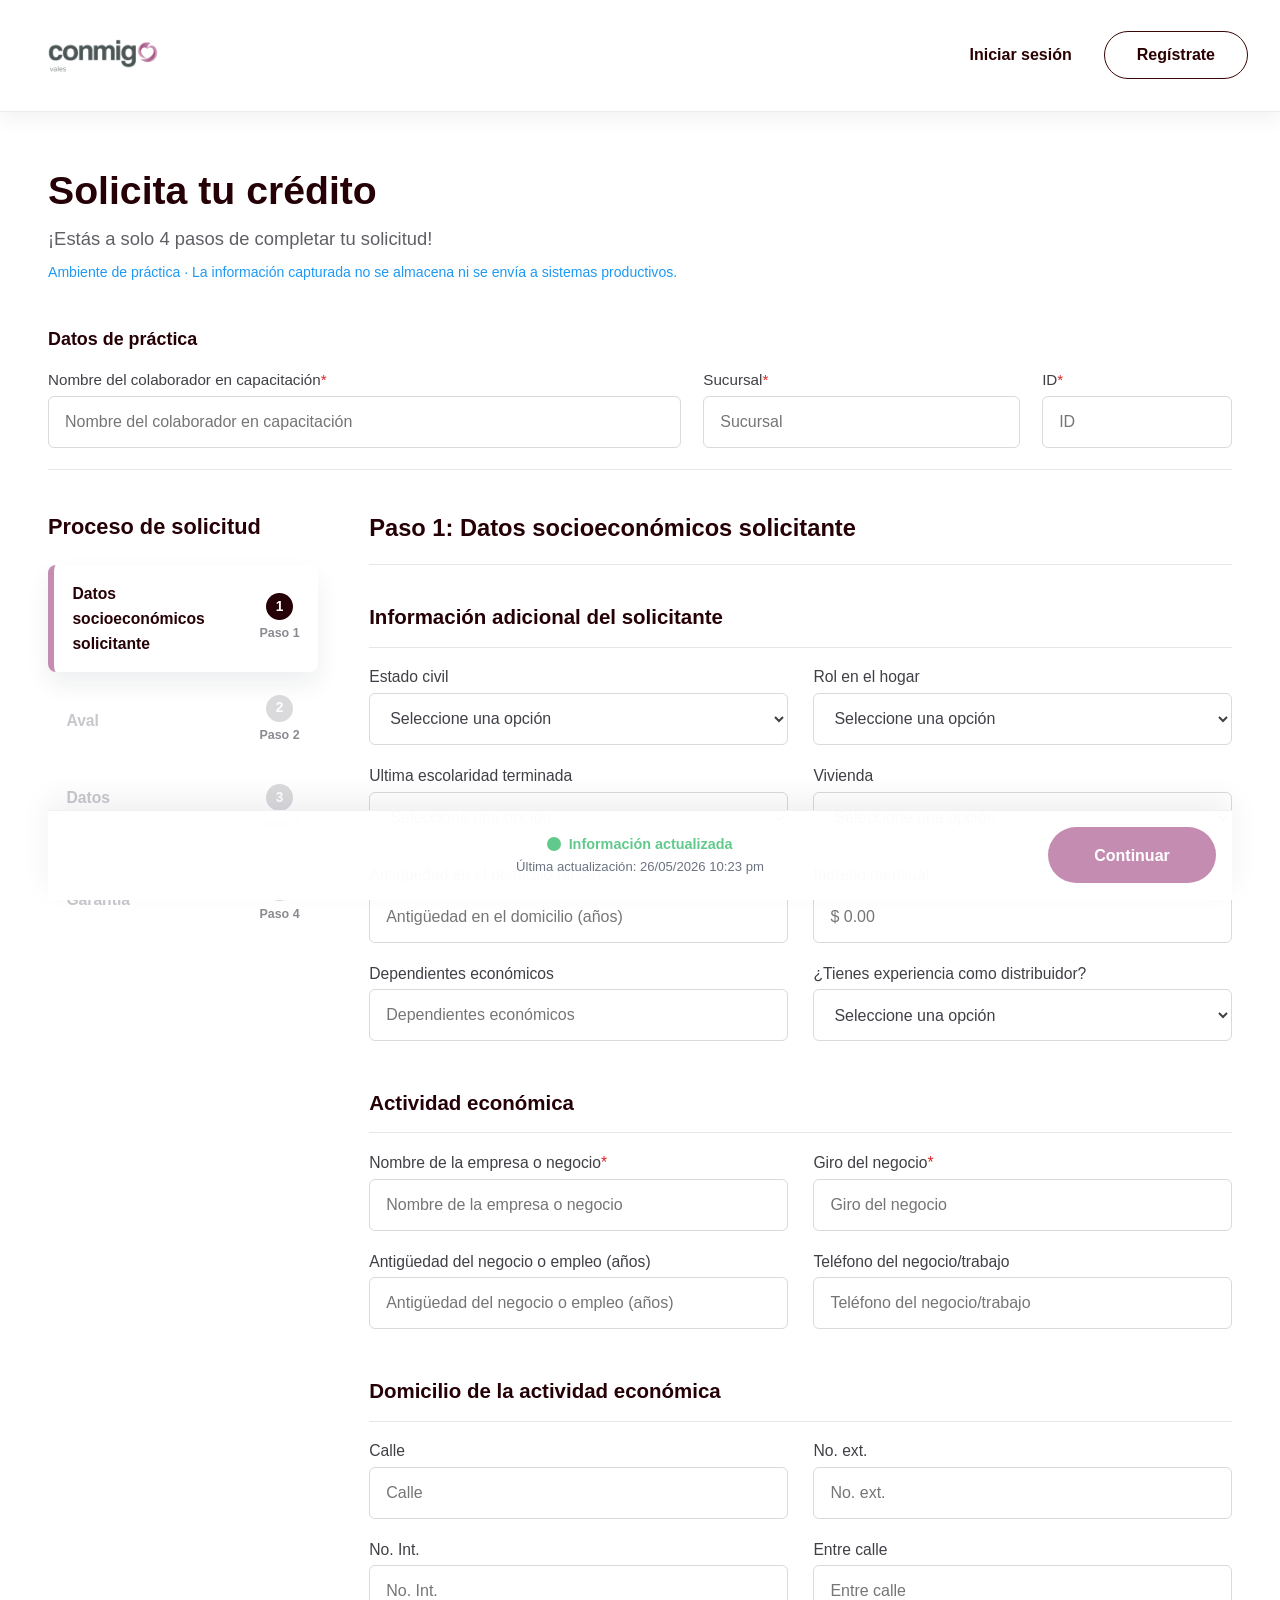
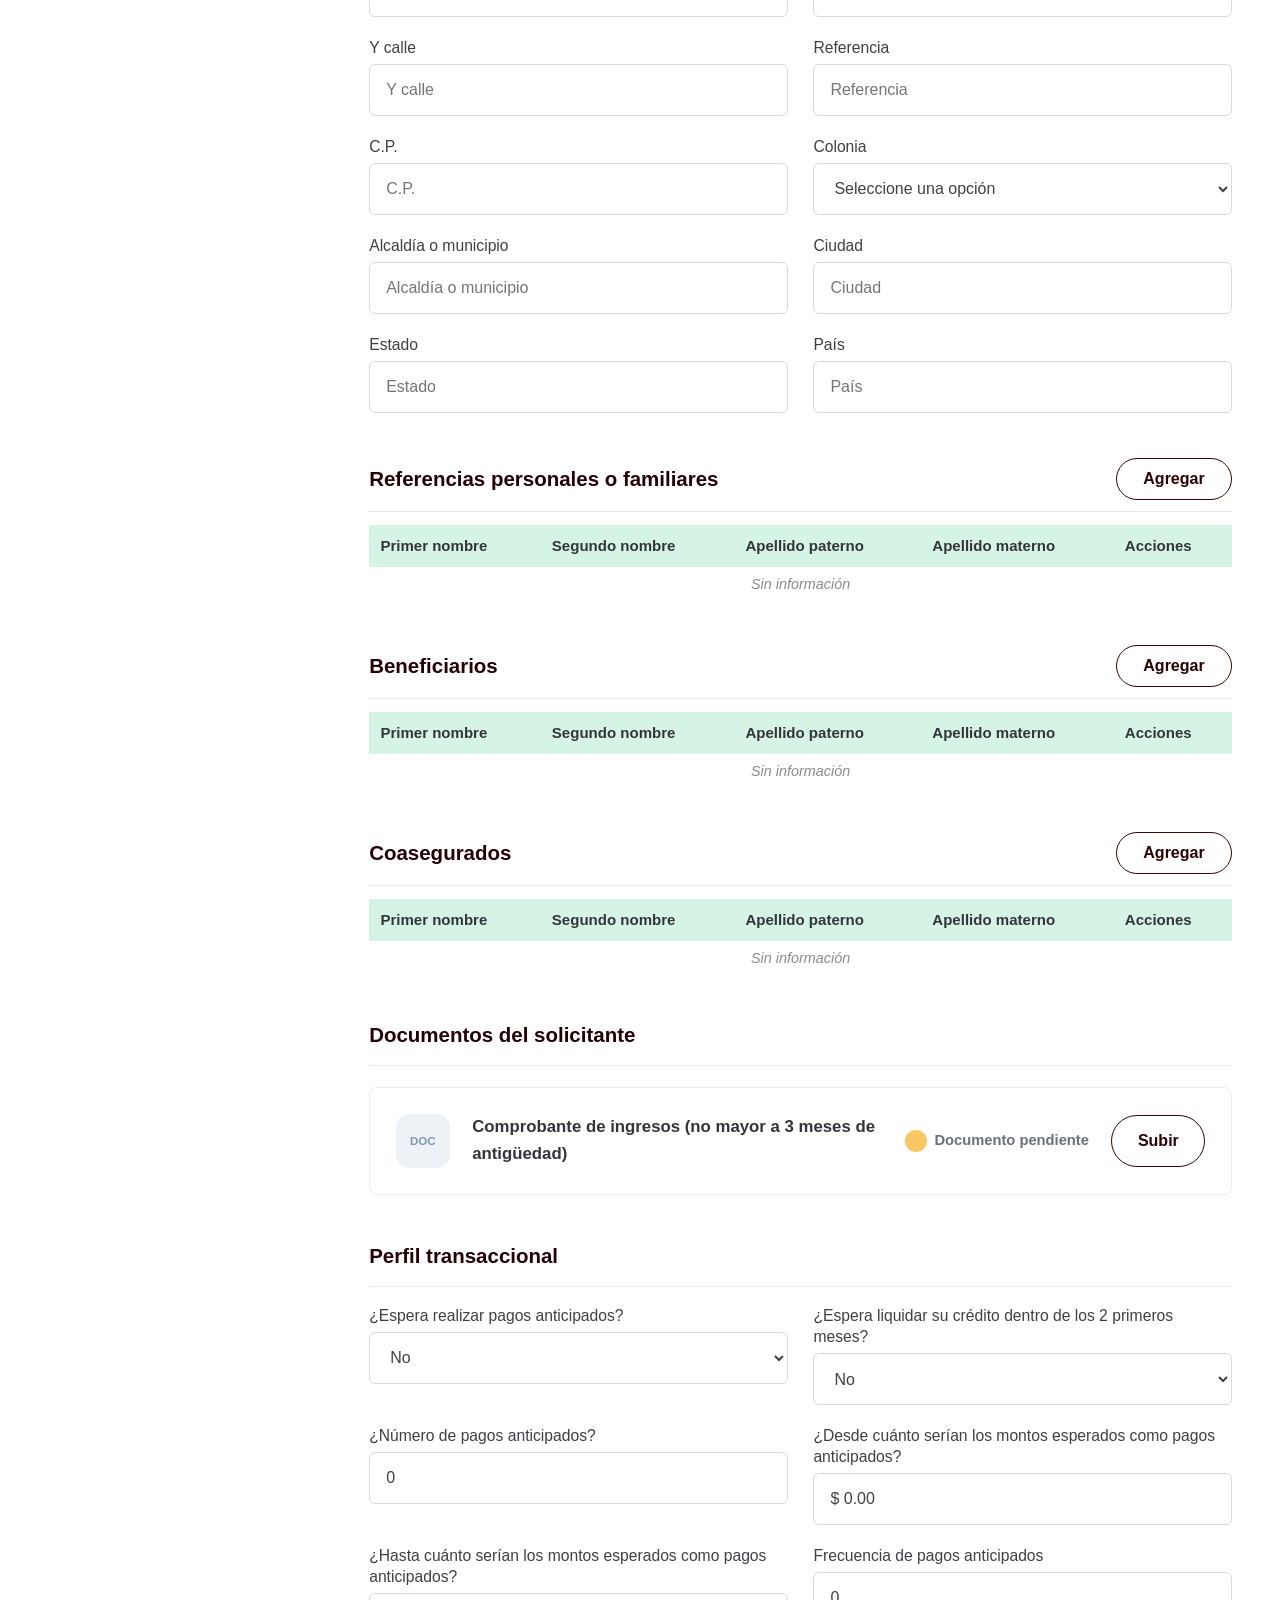
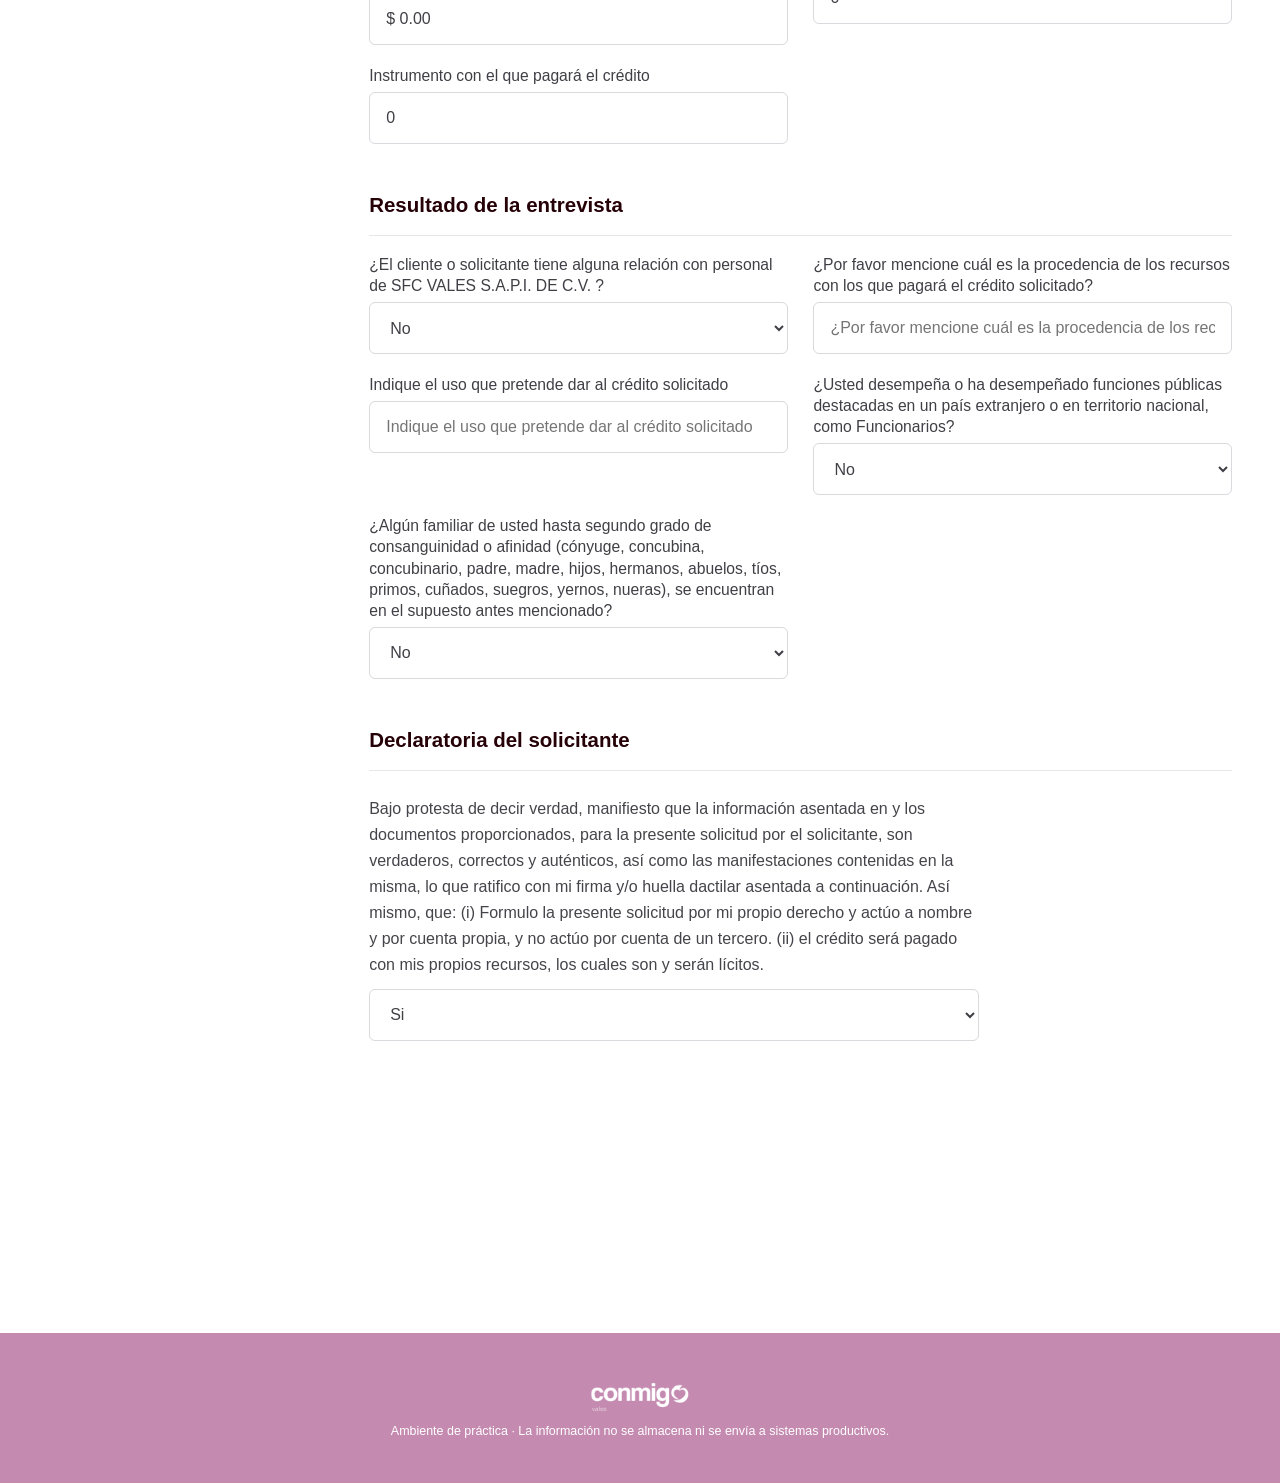
<file: formularios/formulario-3.html>
<!DOCTYPE html>
<html lang="es">
<head>
    <meta charset="UTF-8">
    <meta name="viewport" content="width=device-width, initial-scale=1.0">
    <title>Formulario 3 - Datos socioeconomicos solicitante</title>
    <link rel="stylesheet" href="../css/styles.css">
</head>
<body class="form2-page form3-page">
    <header class="page-header">
        <div class="topbar">
            <div class="logo-placeholder">
                <img src="../assets/images/conmigo_vales_logo1.png" alt="Conmigo Vales">
            </div>
            <div class="header-actions">
                <span class="nav-link">Iniciar sesi&oacute;n</span>
                <button type="button" class="nav-button">Reg&iacute;strate</button>
            </div>
            <button type="button" class="menu-toggle" aria-label="Menu principal">
                <span></span>
                <span></span>
                <span></span>
            </button>
        </div>
    </header>

    <main class="form2-main form3-main">
        <section class="form2-hero form3-hero" aria-labelledby="form3-title">
            <h1 id="form3-title">Solicita tu cr&eacute;dito</h1>
            <p data-form3-progress-copy>&iexcl;Est&aacute;s a solo 4 pasos de completar tu solicitud!</p>
            <p class="practice-legend subtle">Ambiente de pr&aacute;ctica &middot; La informaci&oacute;n capturada no se almacena ni se env&iacute;a a sistemas productivos.</p>
        </section>

        <section class="form2-practice-section form3-practice-section" aria-labelledby="form3-practice-title">
            <h2 id="form3-practice-title">Datos de pr&aacute;ctica</h2>
            <div class="form2-practice-grid">
                <div class="form-group">
                    <label for="form3-practice-collaborator">Nombre del colaborador en capacitaci&oacute;n<span class="required">*</span></label>
                    <input type="text" id="form3-practice-collaborator" name="form3-practice-collaborator" placeholder="Nombre del colaborador en capacitaci&oacute;n" data-form3-practice-field>
                </div>
                <div class="form-group">
                    <label for="form3-practice-branch">Sucursal<span class="required">*</span></label>
                    <input type="text" id="form3-practice-branch" name="form3-practice-branch" placeholder="Sucursal" data-form3-practice-field>
                </div>
                <div class="form-group">
                    <label for="form3-practice-id">ID<span class="required">*</span></label>
                    <input type="text" id="form3-practice-id" name="form3-practice-id" inputmode="numeric" maxlength="6" pattern="[0-9]*" autocomplete="off" placeholder="ID" data-form3-practice-field>
                </div>
            </div>
        </section>

        <div class="form2-shell form3-shell">
            <aside class="form2-process form3-process" aria-label="Proceso de solicitud">
                <h2>Proceso de solicitud</h2>
                <div class="stepper-list form3-stepper">
                    <div class="stepper-item form3-step is-active" data-form3-step="1">
                        <span class="stepper-copy"><strong>Datos socioecon&oacute;micos solicitante</strong></span>
                        <span class="stepper-marker"><span class="stepper-dot"></span><small>Paso 1</small></span>
                    </div>
                    <div class="stepper-item form3-step" data-form3-step="2">
                        <span class="stepper-copy"><strong>Aval</strong></span>
                        <span class="stepper-marker"><span class="stepper-dot"></span><small>Paso 2</small></span>
                    </div>
                    <div class="stepper-item form3-step" data-form3-step="3">
                        <span class="stepper-copy"><strong>Datos socioecon&oacute;micos aval</strong></span>
                        <span class="stepper-marker"><span class="stepper-dot"></span><small>Paso 3</small></span>
                    </div>
                    <div class="stepper-item form3-step" data-form3-step="4">
                        <span class="stepper-copy"><strong>Garant&iacute;a</strong></span>
                        <span class="stepper-marker"><span class="stepper-dot"></span><small>Paso 4</small></span>
                    </div>
                </div>
            </aside>

            <form class="form2-form form3-form" aria-label="Formulario 3" novalidate>
                <div class="form3-step-panel is-active" data-form3-step-panel="1">
                <div class="form2-step-title form3-step-title">
                    <h2>Paso 1: Datos socioecon&oacute;micos solicitante</h2>
                </div>

                <section class="form2-section" aria-labelledby="additional-applicant-title">
                    <div class="form2-section-heading">
                        <h3 id="additional-applicant-title">Informaci&oacute;n adicional del solicitante</h3>
                    </div>
                    <div class="form2-grid">
                        <div class="form-group">
                            <label for="civil-status">Estado civil</label>
                            <select id="civil-status" name="civil-status">
                                <option value="">Seleccione una opci&oacute;n</option>
                                <option>Casado(a)</option>
                                <option>Divorciado(a)</option>
                                <option>Separado(a)</option>
                                <option>Soltero(a)</option>
                                <option>Uni&oacute;n Libre</option>
                                <option>Viudo(a)</option>
                            </select>
                        </div>
                        <div class="form-group">
                            <label for="household-role">Rol en el hogar</label>
                            <select id="household-role" name="household-role">
                                <option value="">Seleccione una opci&oacute;n</option>
                                <option>Esposo(a)</option>
                                <option>Hijo(a)</option>
                                <option>Jefe(a)</option>
                                <option>Otro</option>
                            </select>
                        </div>
                        <div class="form-group">
                            <label for="education">Ultima escolaridad terminada</label>
                            <select id="education" name="education">
                                <option value="">Seleccione una opci&oacute;n</option>
                                <option>Ninguna</option>
                                <option>Primaria</option>
                                <option>Secundaria</option>
                                <option>T&eacute;cnica o comercial</option>
                                <option>Bachillerato</option>
                                <option>Licenciatura</option>
                                <option>Posgrado</option>
                            </select>
                        </div>
                        <div class="form-group">
                            <label for="housing">Vivienda</label>
                            <select id="housing" name="housing">
                                <option value="">Seleccione una opci&oacute;n</option>
                                <option>En proceso de compra</option>
                                <option>Familiar</option>
                                <option>Prestada</option>
                                <option>Propia</option>
                                <option>Rentada</option>
                                <option>Otro</option>
                            </select>
                        </div>
                        <div class="form-group">
                            <label for="home-years">Antig&uuml;edad en el domicilio (a&ntilde;os)</label>
                            <input type="text" id="home-years" name="home-years" placeholder="Antig&uuml;edad en el domicilio (a&ntilde;os)">
                        </div>
                        <div class="form-group">
                            <label for="monthly-income">Ingreso mensual</label>
                            <input type="text" id="monthly-income" name="monthly-income" placeholder="$ 0.00">
                        </div>
                        <div class="form-group">
                            <label for="dependents">Dependientes econ&oacute;micos</label>
                            <input type="text" id="dependents" name="dependents" placeholder="Dependientes econ&oacute;micos">
                        </div>
                        <div class="form-group">
                            <label for="distributor-experience">&iquest;Tienes experiencia como distribuidor?</label>
                            <select id="distributor-experience" name="distributor-experience">
                                <option value="">Seleccione una opci&oacute;n</option>
                                <option>Si</option>
                                <option>No</option>
                                <option>Experiencia de venta por cat&aacute;logo</option>
                            </select>
                        </div>
                    </div>
                </section>

                <section class="form2-section" aria-labelledby="economic-title">
                    <div class="form2-section-heading">
                        <h3 id="economic-title">Actividad econ&oacute;mica</h3>
                    </div>
                    <div class="form2-grid">
                        <div class="form-group">
                            <label for="business-name">Nombre de la empresa o negocio<span class="required">*</span></label>
                            <input type="text" id="business-name" name="business-name" placeholder="Nombre de la empresa o negocio">
                        </div>
                        <div class="form-group">
                            <label for="business-line">Giro del negocio<span class="required">*</span></label>
                            <input type="text" id="business-line" name="business-line" placeholder="Giro del negocio">
                        </div>
                        <div class="form-group">
                            <label for="business-years">Antig&uuml;edad del negocio o empleo (a&ntilde;os)</label>
                            <input type="text" id="business-years" name="business-years" placeholder="Antig&uuml;edad del negocio o empleo (a&ntilde;os)">
                        </div>
                        <div class="form-group">
                            <label for="business-phone">Tel&eacute;fono del negocio/trabajo</label>
                            <input type="tel" id="business-phone" name="business-phone" placeholder="Tel&eacute;fono del negocio/trabajo">
                        </div>
                    </div>
                </section>

                <section class="form2-section" aria-labelledby="economic-address-title">
                    <div class="form2-section-heading">
                        <h3 id="economic-address-title">Domicilio de la actividad econ&oacute;mica</h3>
                    </div>
                    <div class="form2-grid">
                        <div class="form-group"><label for="economic-street">Calle</label><input type="text" id="economic-street" placeholder="Calle"></div>
                        <div class="form-group"><label for="economic-exterior">No. ext.</label><input type="text" id="economic-exterior" placeholder="No. ext."></div>
                        <div class="form-group"><label for="economic-interior">No. Int.</label><input type="text" id="economic-interior" placeholder="No. Int." data-optional></div>
                        <div class="form-group"><label for="economic-between">Entre calle</label><input type="text" id="economic-between" placeholder="Entre calle"></div>
                        <div class="form-group"><label for="economic-and">Y calle</label><input type="text" id="economic-and" placeholder="Y calle"></div>
                        <div class="form-group"><label for="economic-reference">Referencia</label><input type="text" id="economic-reference" placeholder="Referencia"></div>
                        <div class="form-group"><label for="economic-postal">C.P.</label><input type="text" id="economic-postal" placeholder="C.P."></div>
                        <div class="form-group">
                            <label for="economic-neighborhood">Colonia</label>
                            <select id="economic-neighborhood">
                                <option value="">Seleccione una opci&oacute;n</option>
                                <option>Picachos</option>
                            </select>
                        </div>
                        <div class="form-group"><label for="economic-municipality">Alcald&iacute;a o municipio</label><input type="text" id="economic-municipality" placeholder="Alcald&iacute;a o municipio"></div>
                        <div class="form-group"><label for="economic-city">Ciudad</label><input type="text" id="economic-city" placeholder="Ciudad"></div>
                        <div class="form-group"><label for="economic-state">Estado</label><input type="text" id="economic-state" placeholder="Estado"></div>
                        <div class="form-group"><label for="economic-country">Pa&iacute;s</label><input type="text" id="economic-country" placeholder="Pa&iacute;s"></div>
                    </div>
                </section>

                <section class="form3-table-section" aria-labelledby="references-title">
                    <div class="form3-table-heading">
                        <h3 id="references-title">Referencias personales o familiares</h3>
                        <button type="button" class="btn-outline form3-add" data-open-record="references">Agregar</button>
                    </div>
                    <div class="form3-table-scroll">
                        <table class="form3-table" data-record-table="references" data-table-label="Referencias personales o familiares">
                            <thead><tr><th>Primer nombre</th><th>Segundo nombre</th><th>Apellido paterno</th><th>Apellido materno</th><th>Acciones</th></tr></thead>
                            <tbody><tr><td colspan="5">Sin informaci&oacute;n</td></tr></tbody>
                        </table>
                    </div>
                </section>

                <section class="form3-table-section" data-experience-section="distributor" aria-labelledby="distributor-experience-title" hidden>
                    <div class="form3-table-heading">
                        <h3 id="distributor-experience-title">Experiencia como distribuidor</h3>
                        <button type="button" class="btn-outline form3-add" data-open-record="distributorExperience">Agregar</button>
                    </div>
                    <div class="form3-table-scroll">
                        <table class="form3-table" data-record-table="distributorExperience" data-table-label="Experiencia como distribuidor">
                            <thead><tr><th>Nombre de la empresa</th><th>Antig&uuml;edad</th><th>N&uacute;mero de clientes</th><th>L&iacute;nea de cr&eacute;dito autorizada</th><th>Acciones</th></tr></thead>
                            <tbody><tr><td colspan="5">Sin informaci&oacute;n</td></tr></tbody>
                        </table>
                    </div>
                </section>

                <section class="form3-table-section" data-experience-section="catalog" aria-labelledby="catalog-experience-title" hidden>
                    <div class="form3-table-heading">
                        <h3 id="catalog-experience-title">Experiencia de venta por cat&aacute;logo</h3>
                        <button type="button" class="btn-outline form3-add" data-open-record="catalogExperience">Agregar</button>
                    </div>
                    <div class="form3-table-scroll">
                        <table class="form3-table" data-record-table="catalogExperience" data-table-label="Experiencia de venta por catálogo">
                            <thead><tr><th>Nombre de la empresa</th><th>Antig&uuml;edad</th><th>N&uacute;mero de clientes</th><th>L&iacute;nea de cr&eacute;dito autorizada</th><th>Acciones</th></tr></thead>
                            <tbody><tr><td colspan="5">Sin informaci&oacute;n</td></tr></tbody>
                        </table>
                    </div>
                </section>

                <section class="form2-section form3-spouse" data-form3-spouse hidden aria-labelledby="spouse-title">
                    <div class="form2-section-heading">
                        <h3 id="spouse-title">C&oacute;nyuge del solicitante</h3>
                    </div>
                    <div class="form2-grid">
                        <div class="form-group"><label for="spouse-first-name">Primer nombre</label><input type="text" id="spouse-first-name" placeholder="Primer nombre"></div>
                        <div class="form-group"><label for="spouse-second-name">Segundo nombre</label><input type="text" id="spouse-second-name" placeholder="Segundo nombre" data-optional></div>
                        <div class="form-group"><label for="spouse-last-name">Apellido paterno</label><input type="text" id="spouse-last-name" placeholder="Apellido paterno"></div>
                        <div class="form-group"><label for="spouse-mother-name">Apellido materno</label><input type="text" id="spouse-mother-name" placeholder="Apellido materno"></div>
                        <div class="form-group"><label for="spouse-gender">G&eacute;nero</label><select id="spouse-gender"><option value="">Seleccione una opci&oacute;n</option><option>Femenino</option><option>Masculino</option></select></div>
                        <div class="form-group"><label for="spouse-birth-state">Entidad federativa de nacimiento</label><select id="spouse-birth-state"><option value="">Seleccione una opci&oacute;n</option><option>Durango</option><option>Sinaloa</option></select></div>
                        <div class="form-group"><label for="spouse-birth-country">Pa&iacute;s de nacimiento</label><select id="spouse-birth-country"><option value="">Seleccione una opci&oacute;n</option><option>M&eacute;xico</option></select></div>
                        <div class="form-group"><label for="spouse-nationality">Nacionalidad</label><select id="spouse-nationality"><option value="">Seleccione una opci&oacute;n</option><option>Mexicana</option></select></div>
                        <div class="form-group"><label for="spouse-phone">Celular</label><input type="tel" id="spouse-phone" placeholder="Celular"></div>
                    </div>
                </section>

                <section class="form3-table-section" aria-labelledby="beneficiaries-title">
                    <div class="form3-table-heading">
                        <h3 id="beneficiaries-title">Beneficiarios</h3>
                        <button type="button" class="btn-outline form3-add" data-open-record="beneficiaries">Agregar</button>
                    </div>
                    <div class="form3-table-scroll">
                        <table class="form3-table" data-record-table="beneficiaries" data-table-label="Beneficiarios">
                            <thead><tr><th>Primer nombre</th><th>Segundo nombre</th><th>Apellido paterno</th><th>Apellido materno</th><th>Acciones</th></tr></thead>
                            <tbody><tr><td colspan="5">Sin informaci&oacute;n</td></tr></tbody>
                        </table>
                    </div>
                </section>

                <section class="form3-table-section" aria-labelledby="coinsured-title">
                    <div class="form3-table-heading">
                        <h3 id="coinsured-title">Coasegurados</h3>
                        <button type="button" class="btn-outline form3-add" data-open-record="coinsured">Agregar</button>
                    </div>
                    <div class="form3-table-scroll">
                        <table class="form3-table" data-record-table="coinsured" data-table-label="Coasegurados">
                            <thead><tr><th>Primer nombre</th><th>Segundo nombre</th><th>Apellido paterno</th><th>Apellido materno</th><th>Acciones</th></tr></thead>
                            <tbody><tr><td colspan="5">Sin informaci&oacute;n</td></tr></tbody>
                        </table>
                    </div>
                </section>

                <section class="form2-section form3-documents" aria-labelledby="documents-title">
                    <div class="form2-section-heading">
                        <h3 id="documents-title">Documentos del solicitante</h3>
                    </div>
                    <div class="document-card document-card-inline" data-form3-document="applicant-income" data-document-label="Comprobante de ingresos del solicitante">
                        <div class="document-icon" aria-hidden="true">DOC</div>
                        <div class="document-copy">
                            <h4>Comprobante de ingresos (no mayor a 3 meses de antig&uuml;edad)</h4>
                            <button type="button" class="document-link" data-document-view hidden>Ver documento</button>
                        </div>
                        <span class="document-status is-pending" data-document-status>Documento pendiente</span>
                        <button type="button" class="btn-outline" data-document-upload>Subir</button>
                        <input type="file" class="visually-hidden" accept=".jpg,.jpeg,.png,.pdf,image/jpeg,image/png,application/pdf" data-document-file aria-label="Subir comprobante de ingresos">
                    </div>
                </section>

                <section class="form2-section" aria-labelledby="transactional-title">
                    <div class="form2-section-heading">
                        <h3 id="transactional-title">Perfil transaccional</h3>
                    </div>
                    <div class="form2-grid">
                        <div class="form-group">
                            <label for="advance-payments">&iquest;Espera realizar pagos anticipados?</label>
                            <select id="advance-payments"><option value="">Seleccione una opci&oacute;n</option><option>Si</option><option selected>No</option></select>
                        </div>
                        <div class="form-group">
                            <label for="early-payoff">&iquest;Espera liquidar su cr&eacute;dito dentro de los 2 primeros meses?</label>
                            <select id="early-payoff"><option value="">Seleccione una opci&oacute;n</option><option>Si</option><option selected>No</option></select>
                        </div>
                        <div class="form-group"><label for="advance-count">&iquest;N&uacute;mero de pagos anticipados?</label><input type="text" id="advance-count" placeholder="&iquest;N&uacute;mero de pagos anticipados?" value="0"></div>
                        <div class="form-group"><label for="advance-min">&iquest;Desde cu&aacute;nto ser&iacute;an los montos esperados como pagos anticipados?</label><input type="text" id="advance-min" placeholder="$ 0.00" value="$ 0.00"></div>
                        <div class="form-group"><label for="advance-max">&iquest;Hasta cu&aacute;nto ser&iacute;an los montos esperados como pagos anticipados?</label><input type="text" id="advance-max" placeholder="$ 0.00" value="$ 0.00"></div>
                        <div class="form-group"><label for="advance-frequency">Frecuencia de pagos anticipados</label><input type="text" id="advance-frequency" placeholder="Frecuencia de pagos anticipados"></div>
                        <div class="form-group"><label for="payment-instrument">Instrumento con el que pagar&aacute; el cr&eacute;dito</label><input type="text" id="payment-instrument" placeholder="Instrumento con el que pagar&aacute; el cr&eacute;dito"></div>
                    </div>
                </section>

                <section class="form2-section" aria-labelledby="interview-title">
                    <div class="form2-section-heading">
                        <h3 id="interview-title">Resultado de la entrevista</h3>
                    </div>
                    <div class="form2-grid form3-interview-grid">
                        <div class="form-group">
                            <label for="staff-relationship">&iquest;El cliente o solicitante tiene alguna relaci&oacute;n con personal de SFC VALES S.A.P.I. DE C.V. ?</label>
                            <select id="staff-relationship" data-toggle-fields="relationship-detail"><option value="">Seleccione una opci&oacute;n</option><option value="si">Si</option><option value="no" selected>No</option></select>
                        </div>
                        <div class="form-group form3-conditional" data-conditional="relationship-detail" hidden>
                            <label for="relationship-detail">Especifica la relaci&oacute;n</label>
                            <input type="text" id="relationship-detail" placeholder="Especifica la relaci&oacute;n">
                        </div>
                        <div class="form-group">
                            <label for="funds-origin">&iquest;Por favor mencione cu&aacute;l es la procedencia de los recursos con los que pagar&aacute; el cr&eacute;dito solicitado?</label>
                            <input type="text" id="funds-origin" placeholder="&iquest;Por favor mencione cu&aacute;l es la procedencia de los recursos?">
                        </div>
                        <div class="form-group">
                            <label for="credit-use">Indique el uso que pretende dar al cr&eacute;dito solicitado</label>
                            <input type="text" id="credit-use" placeholder="Indique el uso que pretende dar al cr&eacute;dito solicitado">
                        </div>
                        <div class="form-group">
                            <label for="public-functions">&iquest;Usted desempe&ntilde;a o ha desempe&ntilde;ado funciones p&uacute;blicas destacadas en un pa&iacute;s extranjero o en territorio nacional, como Funcionarios?</label>
                            <select id="public-functions" data-toggle-fields="public-position"><option value="">Seleccione una opci&oacute;n</option><option value="si">Si</option><option value="no" selected>No</option></select>
                        </div>
                        <div class="form-group form3-conditional" data-conditional="public-position" hidden>
                            <label for="public-position">Puesto</label>
                            <input type="text" id="public-position" placeholder="Puesto">
                        </div>
                        <div class="form-group form3-conditional" data-conditional="public-position" hidden>
                            <label for="public-period">Periodo</label>
                            <input type="text" id="public-period" placeholder="Periodo">
                        </div>
                        <div class="form-group form3-family-question">
                            <label for="relative-functions">&iquest;Alg&uacute;n familiar de usted hasta segundo grado de consanguinidad o afinidad (c&oacute;nyuge, concubina, concubinario, padre, madre, hijos, hermanos, abuelos, t&iacute;os, primos, cu&ntilde;ados, suegros, yernos, nueras), se encuentran en el supuesto antes mencionado?</label>
                            <select id="relative-functions" data-toggle-fields="relative-position"><option value="">Seleccione una opci&oacute;n</option><option value="si">Si</option><option value="no" selected>No</option></select>
                        </div>
                        <div class="form-group form3-conditional" data-conditional="relative-position" hidden>
                            <label for="relative-name">Nombre completo del familiar</label>
                            <input type="text" id="relative-name" placeholder="Nombre completo del familiar">
                        </div>
                        <div class="form-group form3-conditional" data-conditional="relative-position" hidden>
                            <label for="relative-relationship">Parentesco del familiar</label>
                            <input type="text" id="relative-relationship" placeholder="Parentesco del familiar">
                        </div>
                        <div class="form-group form3-conditional" data-conditional="relative-position" hidden>
                            <label for="relative-position-field">Puesto del familiar</label>
                            <input type="text" id="relative-position-field" placeholder="Puesto del familiar">
                        </div>
                        <div class="form-group form3-conditional" data-conditional="relative-position" hidden>
                            <label for="relative-period">Periodo del familiar</label>
                            <input type="text" id="relative-period" placeholder="Periodo del familiar">
                        </div>
                    </div>
                </section>

                <section class="form2-section form3-declaration" aria-labelledby="declaration-title">
                    <div class="form2-section-heading">
                        <h3 id="declaration-title">Declaratoria del solicitante</h3>
                    </div>
                    <p class="form3-declaration-copy">Bajo protesta de decir verdad, manifiesto que la informaci&oacute;n asentada en y los documentos proporcionados, para la presente solicitud por el solicitante, son verdaderos, correctos y aut&eacute;nticos, as&iacute; como las manifestaciones contenidas en la misma, lo que ratifico con mi firma y/o huella dactilar asentada a continuaci&oacute;n. As&iacute; mismo, que: (i) Formulo la presente solicitud por mi propio derecho y act&uacute;o a nombre y por cuenta propia, y no act&uacute;o por cuenta de un tercero. (ii) el cr&eacute;dito ser&aacute; pagado con mis propios recursos, los cuales son y ser&aacute;n l&iacute;citos.</p>
                    <div class="form-group form3-declaration-select">
                        <label class="visually-hidden" for="declaration-answer">Declaratoria</label>
                        <select id="declaration-answer"><option value="">Seleccione una opci&oacute;n</option><option selected>Si</option><option>No</option></select>
                    </div>
                </section>
                </div>

                <div class="form3-step-panel" data-form3-step-panel="2" hidden>
                    <div class="form2-step-title form3-step-title">
                        <h2>Paso 2: Aval</h2>
                        <label class="form3-step-toggle">
                            <span>Habilitar paso</span>
                            <input type="checkbox" id="step-2-enabled" data-form3-step-toggle="2">
                            <span class="form3-toggle-track" aria-hidden="true"></span>
                        </label>
                    </div>

                    <section class="form2-section" aria-labelledby="guarantor-general-title">
                        <div class="form2-section-heading"><h3 id="guarantor-general-title">Informaci&oacute;n general del aval</h3></div>
                        <div class="form2-grid">
                            <div class="form-group"><label for="guarantor-first-name">Primer nombre</label><input type="text" id="guarantor-first-name" placeholder="Primer nombre"></div>
                            <div class="form-group"><label for="guarantor-second-name">Segundo nombre</label><input type="text" id="guarantor-second-name" placeholder="Segundo nombre" data-optional></div>
                            <div class="form-group"><label for="guarantor-last-name">Apellido paterno</label><input type="text" id="guarantor-last-name" placeholder="Apellido paterno"></div>
                            <div class="form-group"><label for="guarantor-mother-name">Apellido materno</label><input type="text" id="guarantor-mother-name" placeholder="Apellido materno"></div>
                            <div class="form-group"><label for="guarantor-relationship">Parentesco</label><input type="text" id="guarantor-relationship" placeholder="Parentesco"></div>
                            <div class="form-group"><label for="guarantor-birthdate">Fecha de nacimiento</label><input type="date" id="guarantor-birthdate"></div>
                            <div class="form-group"><label for="guarantor-gender">G&eacute;nero</label><select id="guarantor-gender"><option value="">Seleccione una opci&oacute;n</option><option>Femenino</option><option>Masculino</option></select></div>
                            <div class="form-group"><label for="guarantor-phone">Celular</label><input type="tel" id="guarantor-phone" placeholder="Celular"></div>
                            <div class="form-group"><label for="guarantor-landline">Tel&eacute;fono fijo</label><input type="tel" id="guarantor-landline" placeholder="Tel&eacute;fono fijo" data-optional></div>
                            <div class="form-group"><label for="guarantor-email">Correo electr&oacute;nico</label><input type="email" id="guarantor-email" placeholder="Correo electr&oacute;nico"></div>
                            <div class="form-group"><label for="guarantor-rfc">RFC del prospecto</label><input type="text" id="guarantor-rfc" placeholder="RFC DEL PROSPECTO"></div>
                            <div class="form-group"><label for="guarantor-curp">CURP</label><input type="text" id="guarantor-curp" maxlength="18" placeholder="CURP"></div>
                            <div class="form-group"><label for="guarantor-birth-state">Entidad federativa de nacimiento</label><select id="guarantor-birth-state"><option value="">Seleccione una opci&oacute;n</option><option>Durango</option><option>Sinaloa</option></select></div>
                            <div class="form-group"><label for="guarantor-birth-country">Pa&iacute;s de nacimiento</label><select id="guarantor-birth-country"><option value="">Seleccione una opci&oacute;n</option><option>M&eacute;xico</option></select></div>
                            <div class="form-group"><label for="guarantor-nationality">Nacionalidad</label><select id="guarantor-nationality"><option value="">Seleccione una opci&oacute;n</option><option>Mexicana</option></select></div>
                            <div class="form-group"><label for="guarantor-occupation">Ocupaci&oacute;n</label><select id="guarantor-occupation"><option value="">Seleccione una opci&oacute;n</option><option>Comerciante(negocio)</option><option>Empleado(a)</option><option>Hogar</option><option>Trabajador por cuenta propia</option></select></div>
                            <div class="form-group"><label for="guarantor-activity">Actividad o giro econ&oacute;mico</label><select id="guarantor-activity"><option value="">Seleccione una opci&oacute;n</option><option>Comercio</option><option>Servicios</option></select></div>
                            <div class="form-group"><label for="guarantor-signature">No. Serie de firma electr&oacute;nica</label><input type="text" id="guarantor-signature" placeholder="No. Serie de firma electr&oacute;nica" data-optional></div>
                        </div>
                    </section>

                    <section class="form2-section" aria-labelledby="guarantor-address-title">
                        <div class="form2-section-heading"><h3 id="guarantor-address-title">Domicilio del aval</h3></div>
                        <div class="form2-grid">
                            <div class="form-group"><label for="guarantor-street">Calle</label><input type="text" id="guarantor-street" placeholder="Calle"></div>
                            <div class="form-group"><label for="guarantor-exterior">No. ext.</label><input type="text" id="guarantor-exterior" placeholder="No. ext."></div>
                            <div class="form-group"><label for="guarantor-interior">No. Int.</label><input type="text" id="guarantor-interior" placeholder="No. Int." data-optional></div>
                            <div class="form-group"><label for="guarantor-between">Entre calle</label><input type="text" id="guarantor-between" placeholder="Entre calle"></div>
                            <div class="form-group"><label for="guarantor-and">Y calle</label><input type="text" id="guarantor-and" placeholder="Y calle"></div>
                            <div class="form-group"><label for="guarantor-reference">Referencia</label><input type="text" id="guarantor-reference" placeholder="Referencia"></div>
                            <div class="form-group"><label for="guarantor-postal">C.P.</label><input type="text" id="guarantor-postal" inputmode="numeric" maxlength="5" placeholder="C.P."></div>
                            <div class="form-group"><label for="guarantor-neighborhood">Colonia</label><select id="guarantor-neighborhood"><option value="">Seleccione una opci&oacute;n</option><option>Centro</option></select></div>
                            <div class="form-group"><label for="guarantor-municipality">Alcald&iacute;a o municipio</label><input type="text" id="guarantor-municipality" placeholder="Alcald&iacute;a o municipio"></div>
                            <div class="form-group"><label for="guarantor-city">Ciudad</label><input type="text" id="guarantor-city" placeholder="Ciudad"></div>
                            <div class="form-group"><label for="guarantor-state">Estado</label><input type="text" id="guarantor-state" placeholder="Estado"></div>
                            <div class="form-group"><label for="guarantor-country">Pa&iacute;s</label><input type="text" id="guarantor-country" placeholder="Pa&iacute;s"></div>
                        </div>
                    </section>
                </div>

                <div class="form3-step-panel" data-form3-step-panel="3" hidden>
                    <div class="form2-step-title form3-step-title">
                        <h2>Paso 3: Datos socioecon&oacute;micos aval</h2>
                    </div>

                    <section class="form2-section" aria-labelledby="additional-guarantor-title">
                        <div class="form2-section-heading"><h3 id="additional-guarantor-title">Informaci&oacute;n adicional del aval</h3></div>
                        <div class="form2-grid">
                            <div class="form-group"><label for="guarantor-civil-status">Estado civil</label><select id="guarantor-civil-status"><option value="">Seleccione una opci&oacute;n</option><option>Casado(a)</option><option>Divorciado(a)</option><option>Separado(a)</option><option>Soltero(a)</option><option>Uni&oacute;n Libre</option><option>Viudo(a)</option></select></div>
                            <div class="form-group"><label for="guarantor-household-role">Rol en el hogar</label><select id="guarantor-household-role"><option value="">Seleccione una opci&oacute;n</option><option>Esposo(a)</option><option>Hijo(a)</option><option>Jefe(a)</option><option>Otro</option></select></div>
                            <div class="form-group"><label for="guarantor-education">&Uacute;ltima escolaridad terminada</label><select id="guarantor-education"><option value="">Seleccione una opci&oacute;n</option><option>Ninguna</option><option>Primaria</option><option>Secundaria</option><option>T&eacute;cnica o comercial</option><option>Bachillerato</option><option>Licenciatura</option><option>Posgrado</option></select></div>
                            <div class="form-group"><label for="guarantor-housing">Vivienda</label><select id="guarantor-housing"><option value="">Seleccione una opci&oacute;n</option><option>En proceso de compra</option><option>Familiar</option><option>Prestada</option><option>Propia</option><option>Rentada</option><option>Otro</option></select></div>
                            <div class="form-group"><label for="guarantor-home-years">Antig&uuml;edad en el domicilio (a&ntilde;os)</label><input type="text" id="guarantor-home-years" placeholder="Antig&uuml;edad en el domicilio (a&ntilde;os)"></div>
                            <div class="form-group"><label for="guarantor-income">Ingreso mensual</label><input type="text" id="guarantor-income" placeholder="$ 0.00"></div>
                            <div class="form-group"><label for="guarantor-dependents">Dependientes econ&oacute;micos</label><input type="text" id="guarantor-dependents" placeholder="Dependientes econ&oacute;micos"></div>
                        </div>
                    </section>

                    <section class="form2-section" aria-labelledby="guarantor-business-title" data-optional-section="Empresa del aval">
                        <div class="form2-section-heading"><h3 id="guarantor-business-title">Empresa del aval</h3></div>
                        <div class="form2-grid">
                            <div class="form-group"><label for="guarantor-business-name">Nombre de la empresa o negocio</label><input type="text" id="guarantor-business-name" placeholder="Nombre de la empresa o negocio"></div>
                            <div class="form-group"><label for="guarantor-business-years">Antig&uuml;edad del negocio o empleo (a&ntilde;os)</label><input type="text" id="guarantor-business-years" placeholder="Antig&uuml;edad del negocio o empleo (a&ntilde;os)"></div>
                            <div class="form-group"><label for="guarantor-business-phone">Tel&eacute;fono del negocio/trabajo</label><input type="tel" id="guarantor-business-phone" placeholder="Tel&eacute;fono del negocio/trabajo"></div>
                        </div>
                    </section>

                    <section class="form2-section" aria-labelledby="guarantor-business-address-title" data-optional-section="Domicilio de la empresa del aval">
                        <div class="form2-section-heading"><h3 id="guarantor-business-address-title">Domicilio de la empresa del aval</h3></div>
                        <div class="form2-grid">
                            <div class="form-group"><label for="guarantor-business-street">Calle</label><input type="text" id="guarantor-business-street" placeholder="Calle"></div>
                            <div class="form-group"><label for="guarantor-business-exterior">No. ext.</label><input type="text" id="guarantor-business-exterior" placeholder="No. ext."></div>
                            <div class="form-group"><label for="guarantor-business-interior">No. Int.</label><input type="text" id="guarantor-business-interior" placeholder="No. Int." data-optional></div>
                            <div class="form-group"><label for="guarantor-business-between">Entre calle</label><input type="text" id="guarantor-business-between" placeholder="Entre calle"></div>
                            <div class="form-group"><label for="guarantor-business-and">Y calle</label><input type="text" id="guarantor-business-and" placeholder="Y calle"></div>
                            <div class="form-group"><label for="guarantor-business-reference">Referencia</label><input type="text" id="guarantor-business-reference" placeholder="Referencia"></div>
                            <div class="form-group"><label for="guarantor-business-postal">C.P.</label><input type="text" id="guarantor-business-postal" inputmode="numeric" maxlength="5" placeholder="C.P."></div>
                            <div class="form-group"><label for="guarantor-business-neighborhood">Colonia</label><select id="guarantor-business-neighborhood"><option value="">Seleccione una opci&oacute;n</option><option>Centro</option></select></div>
                            <div class="form-group"><label for="guarantor-business-municipality">Alcald&iacute;a o municipio</label><input type="text" id="guarantor-business-municipality" placeholder="Alcald&iacute;a o municipio"></div>
                            <div class="form-group"><label for="guarantor-business-city">Ciudad</label><input type="text" id="guarantor-business-city" placeholder="Ciudad"></div>
                            <div class="form-group"><label for="guarantor-business-state">Estado</label><input type="text" id="guarantor-business-state" placeholder="Estado"></div>
                            <div class="form-group"><label for="guarantor-business-country">Pa&iacute;s</label><input type="text" id="guarantor-business-country" placeholder="Pa&iacute;s"></div>
                        </div>
                    </section>

                    <section class="form2-section form3-documents form3-document-list" aria-labelledby="guarantor-documents-title">
                        <div class="form2-section-heading"><h3 id="guarantor-documents-title">Documentos del aval</h3></div>
                        <div class="document-card document-card-inline" data-form3-document="guarantor-ine-front" data-document-label="Identificación oficial - INE frente">
                            <div class="document-icon" aria-hidden="true">DOC</div><div class="document-copy"><h4>Identificaci&oacute;n oficial - INE frente</h4><button type="button" class="document-link" data-document-view hidden>Ver documento</button></div><span class="document-status is-pending" data-document-status>Documento pendiente</span><button type="button" class="btn-outline" data-document-upload>Subir</button><input type="file" class="visually-hidden" accept=".jpg,.jpeg,.png,.pdf,image/jpeg,image/png,application/pdf" data-document-file aria-label="Subir INE frente">
                        </div>
                        <div class="document-card document-card-inline" data-form3-document="guarantor-ine-back" data-document-label="Identificación oficial - INE reverso">
                            <div class="document-icon" aria-hidden="true">DOC</div><div class="document-copy"><h4>Identificaci&oacute;n oficial - INE reverso</h4><button type="button" class="document-link" data-document-view hidden>Ver documento</button></div><span class="document-status is-pending" data-document-status>Documento pendiente</span><button type="button" class="btn-outline" data-document-upload>Subir</button><input type="file" class="visually-hidden" accept=".jpg,.jpeg,.png,.pdf,image/jpeg,image/png,application/pdf" data-document-file aria-label="Subir INE reverso">
                        </div>
                        <div class="document-card document-card-inline" data-form3-document="guarantor-income-proof" data-document-label="Comprobante de ingresos del aval">
                            <div class="document-icon" aria-hidden="true">DOC</div><div class="document-copy"><h4>Comprobante de ingresos (no mayor a 3 meses de antig&uuml;edad)</h4><button type="button" class="document-link" data-document-view hidden>Ver documento</button></div><span class="document-status is-pending" data-document-status>Documento pendiente</span><button type="button" class="btn-outline" data-document-upload>Subir</button><input type="file" class="visually-hidden" accept=".jpg,.jpeg,.png,.pdf,image/jpeg,image/png,application/pdf" data-document-file aria-label="Subir comprobante de ingresos del aval">
                        </div>
                    </section>

                    <section class="form2-section form3-declaration" aria-labelledby="guarantor-declaration-title">
                        <div class="form2-section-heading"><h3 id="guarantor-declaration-title">Declaratoria del aval</h3></div>
                        <p class="form3-declaration-copy">Bajo protesta de decir verdad, manifiesto que la informaci&oacute;n asentada en y los documentos proporcionados, para la presente solicitud por el solicitante, son verdaderos, correctos y aut&eacute;nticos, as&iacute; como las manifestaciones contenidas en la misma, lo que ratifico con mi firma y/o huella dactilar asentada a continuaci&oacute;n. As&iacute; mismo, que: (i) Formulo la presente solicitud por mi propio derecho y act&uacute;o a nombre y por cuenta propia, y no act&uacute;o por cuenta de un tercero. (ii) el cr&eacute;dito ser&aacute; pagado con mis propios recursos, los cuales son y ser&aacute;n l&iacute;citos.</p>
                        <div class="form-group form3-declaration-select"><label class="visually-hidden" for="guarantor-declaration-answer">Declaratoria del aval</label><select id="guarantor-declaration-answer"><option value="">Seleccione una opci&oacute;n</option><option>Si</option><option>No</option></select></div>
                    </section>
                </div>

                <div class="form3-step-panel" data-form3-step-panel="4" hidden>
                    <div class="form2-step-title form3-step-title">
                        <h2>Paso 4: Garant&iacute;a</h2>
                        <label class="form3-step-toggle">
                            <span>Habilitar paso</span>
                            <input type="checkbox" id="step-4-enabled" data-form3-step-toggle="4">
                            <span class="form3-toggle-track" aria-hidden="true"></span>
                        </label>
                    </div>
                    <section class="form2-section" aria-labelledby="guarantee-detail-title">
                        <div class="form2-section-heading"><h3 id="guarantee-detail-title">Detalle de la garant&iacute;a</h3></div>
                        <div class="form2-grid">
                            <div class="form-group"><label for="guarantee-type">Tipo de garant&iacute;a</label><select id="guarantee-type"><option value="">Seleccione una opci&oacute;n</option><option>Inmobiliaria</option><option>Prendaria</option></select></div>
                            <div class="form-group"><label for="guarantee-description">Descripci&oacute;n de la garant&iacute;a</label><input type="text" id="guarantee-description" placeholder="Descripci&oacute;n de la garant&iacute;a"></div>
                            <div class="form-group"><label for="guarantee-amount">Monto aproximado de la garant&iacute;a</label><input type="text" id="guarantee-amount" placeholder="$ 0.00"></div>
                        </div>
                    </section>
                    <section class="form2-section form3-documents form3-document-list" aria-label="Documentos de la garantía">
                        <div class="document-card document-card-inline" data-form3-document="property-proof" data-document-label="Documento que acredita la propiedad de la garantía" data-optional-document>
                            <div class="document-icon" aria-hidden="true">DOC</div><div class="document-copy"><h4>Documento que acredita la propiedad de la garant&iacute;a</h4><button type="button" class="document-link" data-document-view hidden>Ver documento</button></div><span class="document-status is-pending" data-document-status>Documento pendiente</span><button type="button" class="btn-outline" data-document-upload>Subir</button><input type="file" class="visually-hidden" accept=".jpg,.jpeg,.png,.pdf,image/jpeg,image/png,application/pdf" data-document-file aria-label="Subir documento de propiedad">
                        </div>
                        <div class="document-card document-card-inline" data-form3-document="marriage-certificate" data-document-label="Acta de Matrimonio" data-optional-document>
                            <div class="document-icon" aria-hidden="true">DOC</div><div class="document-copy"><h4>Acta de Matrimonio</h4><button type="button" class="document-link" data-document-view hidden>Ver documento</button></div><span class="document-status is-pending" data-document-status>Documento pendiente</span><button type="button" class="btn-outline" data-document-upload>Subir</button><input type="file" class="visually-hidden" accept=".jpg,.jpeg,.png,.pdf,image/jpeg,image/png,application/pdf" data-document-file aria-label="Subir acta de matrimonio">
                        </div>
                    </section>
                </div>
            </form>
        </div>

        <section class="practice-result form3-result" data-form3-result hidden aria-live="polite"></section>

        <div class="form2-bottom-bar form3-bottom-bar" aria-label="Estado y acciones del formulario">
            <button type="button" class="btn-secondary form3-back" data-form3-back hidden>Regresar</button>
            <div class="form2-bottom-status">
                <strong>Informaci&oacute;n actualizada</strong>
                <span>&Uacute;ltima actualizaci&oacute;n: 26/05/2026 10:23 pm</span>
            </div>
            <button type="button" class="btn-primary" data-form3-next>Continuar</button>
        </div>
    </main>

    <div class="form2-modal form3-record-modal" data-record-modal hidden>
        <div class="form2-modal-backdrop" data-record-close></div>
        <section class="form2-modal-panel form3-record-panel" role="dialog" aria-modal="true" aria-labelledby="record-modal-title">
            <button type="button" class="form2-modal-close" data-record-close aria-label="Cerrar">&times;</button>
            <h2 id="record-modal-title">Agrega la siguiente informaci&oacute;n</h2>
            <div class="form3-record-heading">
                <h3 data-record-modal-section></h3>
            </div>
            <form class="form3-record-form" data-record-form novalidate>
                <div class="form2-grid" data-record-fields></div>
                <div class="form3-record-divider"></div>
                <div class="form3-record-actions">
                    <button type="submit" class="btn-primary" data-record-submit>Agregar</button>
                </div>
            </form>
        </section>
    </div>

    <div class="form2-modal form3-delete-modal" data-delete-modal hidden>
        <div class="form2-modal-backdrop" data-delete-close></div>
        <section class="form2-modal-panel form3-delete-panel" role="dialog" aria-modal="true" aria-labelledby="delete-modal-title">
            <button type="button" class="form2-modal-close" data-delete-close aria-label="Cerrar">&times;</button>
            <h2 id="delete-modal-title">Eliminar</h2>
            <div class="form3-delete-content">
                <span class="form3-warning-icon" aria-hidden="true">!</span>
                <p>&iquest;Est&aacute;s seguro de que deseas eliminar?</p>
                <button type="button" class="btn-primary" data-delete-confirm>Eliminar</button>
            </div>
        </section>
    </div>

    <div class="form2-modal form3-preview-modal" data-form3-preview-modal hidden>
        <div class="form2-modal-backdrop" data-form3-preview-close></div>
        <section class="form2-modal-panel form2-preview-panel" role="dialog" aria-modal="true" aria-labelledby="form3-preview-title">
            <button type="button" class="form2-modal-close" data-form3-preview-close aria-label="Cerrar">&times;</button>
            <h2 id="form3-preview-title" data-form3-preview-title>Documento cargado</h2>
            <div class="file-preview file-preview-large" data-form3-preview-content></div>
            <div class="form2-modal-actions"><button type="button" class="btn-outline" data-form3-preview-close>Cerrar</button></div>
        </section>
    </div>

    <footer class="page-footer">
        <div class="footer-logo-placeholder">
            <img src="../assets/images/conmigo_logo_footer.png" alt="Conmigo">
        </div>
        <p>Ambiente de pr&aacute;ctica &middot; La informaci&oacute;n no se almacena ni se env&iacute;a a sistemas productivos.</p>
    </footer>
    <script src="../js/form-3.js"></script>
</body>
</html>
</file>
<file: css/styles.css>
/* Variables CSS */
:root {
    --color-primary: #c58cb2;
    --color-primary-hover: #b779a4;
    --color-secondary: #9ca3af;
    --color-background: #ffffff;
    --color-background-alt: #f8fafc;
    --color-text: #111827;
    --color-text-light: #6b7280;
    --color-header-text: #2b0000;
    --color-header-border: #3a0505;
    --color-helper-blue: #1e9af5;
    --color-footer: #c48ab0;
    --color-accent: #dc2626;
    --border-radius: 10px;
    --shadow: 0 4px 6px -1px rgba(0, 0, 0, 0.08);
    --header-height: 112px;
    --font-family: 'Segoe UI', Tahoma, Geneva, Verdana, sans-serif;
}

/* Reset global */
* {
    box-sizing: border-box;
    margin: 0;
    padding: 0;
}

body {
    font-family: var(--font-family);
    background-color: var(--color-background);
    color: var(--color-text);
    line-height: 1.6;
    min-height: 100vh;
}

a {
    color: inherit;
    text-decoration: none;
}

button {
    font: inherit;
}

/* Header */
.page-header {
    position: fixed;
    top: 0;
    left: 0;
    z-index: 1000;
    width: 100%;
    min-height: var(--header-height);
    background-color: var(--color-background);
    padding: 1.75rem 2rem;
    border-bottom: 1px solid rgba(43, 0, 0, 0.08);
    box-shadow: 0 8px 18px rgba(17, 24, 39, 0.05);
}

.topbar {
    display: flex;
    justify-content: space-between;
    align-items: center;
    gap: 1rem;
    width: 100%;
    max-width: 2200px;
    margin: 0 auto;
}

.logo-placeholder {
    font-size: 1rem;
    font-weight: 700;
    letter-spacing: 0.08em;
    color: #42464d;
}

.logo-placeholder img {
    display: block;
    width: 142px;
    height: auto;
    max-height: 54px;
    object-fit: contain;
}

.header-actions {
    display: flex;
    align-items: center;
    gap: 2rem;
}

.nav-link {
    font-size: 1rem;
    font-weight: 700;
    color: var(--color-header-text);
}

.nav-button {
    padding: 0.65rem 2rem;
    border: 1px solid var(--color-header-border);
    border-radius: 999px;
    background-color: transparent;
    color: var(--color-header-text);
    font-weight: 700;
    cursor: default;
}

.menu-toggle {
    display: none;
    width: 44px;
    height: 44px;
    align-items: center;
    justify-content: center;
    flex-direction: column;
    gap: 5px;
    border: 0;
    background-color: transparent;
    cursor: default;
}

.menu-toggle span {
    display: block;
    width: 24px;
    height: 2px;
    border-radius: 999px;
    background-color: var(--color-header-text);
}

/* Main */
.page-main {
    max-width: 1000px;
    margin: 0 auto;
    padding: calc(var(--header-height) + 3rem) 4rem 4rem;
}

.practice-strip {
    max-width: 600px;
    margin: 0 auto 1rem;
    padding: 0.5rem 1rem;
    background-color: #f9fafb;
    border: 1px solid #e5e7eb;
    border-radius: 8px;
}

.practice-strip label {
    display: block;
    font-size: 0.9rem;
    color: #6b7280;
    margin-bottom: 0.25rem;
}

.practice-strip input {
    width: 100%;
    padding: 0.5rem;
    border: 1px solid #d1d5db;
    border-radius: 6px;
    background-color: #ffffff;
    color: #111827;
    font-size: 0.9rem;
}

.form-header {
    text-align: left;
    margin-bottom: 2rem;
}

.form-header h1 {
    font-size: 2.25rem;
    margin-bottom: 0.75rem;
    font-weight: 700;
    color: #111827;
}

.form-header .subtitle {
    font-size: 1rem;
    color: #6b7280;
    margin-bottom: 0.5rem;
}

.practice-legend.subtle {
    font-size: 0.88rem;
    color: var(--color-helper-blue);
    margin: 0;
}

.practice-section {
    margin-bottom: 2.5rem;
    padding-bottom: 1.5rem;
    border-bottom: 1px solid #e5e7eb;
}

.practice-grid {
    display: grid;
    grid-template-columns: 2fr 1fr 0.7fr;
    gap: 1.5rem;
    margin-bottom: 1.5rem;
}

.section-title {
    font-size: 0.9rem;
    font-weight: 500;
    color: #6b7280;
    margin-bottom: 1rem;
    letter-spacing: 0.02em;
}

.registration-form {
    max-width: 800px;
    margin: 0 auto;
}

.form-row {
    display: flex;
    gap: 1.5rem;
    margin-bottom: 1.5rem;
}

.form-group {
    flex: 1;
}

.form-group label {
    font-size: 0.95rem;
    color: #334155;
}

.form-group input,
.form-group select {
    width: 100%;
    padding: 0.85rem 1rem;
    border: 1px solid #d1d5db;
    border-radius: 10px;
    background-color: #ffffff;
    color: #111827;
    font-size: 1rem;
}

.password-field {
    position: relative;
}

.password-field input {
    padding-right: 5.5rem;
}

.password-toggle {
    position: absolute;
    top: 50%;
    right: 1rem;
    transform: translateY(-50%);
    border: 0;
    background: transparent;
    color: #c4c4c4;
    font-size: 0.86rem;
    font-weight: 600;
    cursor: pointer;
}

.form-group input:focus,
.form-group select:focus {
    outline: none;
    border-color: var(--color-primary);
    box-shadow: 0 0 0 4px rgba(197, 140, 178, 0.16);
}

.form-group input.field-invalid,
.form-group select.field-invalid {
    border-color: var(--color-accent);
}

.form-group input.field-invalid:focus,
.form-group select.field-invalid:focus {
    box-shadow: 0 0 0 4px rgba(220, 38, 38, 0.1);
}

.field-error {
    display: block;
    margin-top: 0.4rem;
    color: var(--color-accent);
    font-size: 0.82rem;
    line-height: 1.35;
}

.field-error[hidden] {
    display: none;
}

.helper-text {
    display: block;
    margin-top: 0.5rem;
    font-size: 0.9rem;
    color: #2563eb;
    line-height: 1.4;
}

.password-helper {
    color: var(--color-helper-blue);
}

.checkbox-row {
    margin-bottom: 2rem;
}

.checkbox-group label {
    display: inline-flex;
    align-items: center;
    gap: 0.75rem;
    font-size: 0.95rem;
    color: #334155;
    line-height: 1.4;
}

.checkbox-group input[type="checkbox"] {
    width: 1rem;
    height: 1rem;
    margin: 0;
}

.checkbox-group input[type="checkbox"].field-invalid {
    outline: 2px solid var(--color-accent);
    outline-offset: 2px;
}

.fake-link {
    color: #2563eb;
    text-decoration: underline;
    cursor: default;
}

.required {
    color: #dc2626;
}

.placeholder-column {
    min-height: 0;
}

.form-actions {
    grid-column: 1 / -1;
    display: flex;
    justify-content: center;
    margin-top: 1rem;
}

.btn-primary {
    padding: 0.95rem 2rem;
    border-radius: 999px;
    background-color: var(--color-primary);
    color: #ffffff;
    border: none;
    font-size: 1rem;
    font-weight: 700;
    cursor: pointer;
}

.btn-primary:hover {
    background-color: var(--color-primary-hover);
}

.practice-result {
    max-width: 800px;
    margin: 2.5rem auto 0;
    padding: 1.5rem;
    border: 1px solid #e5e7eb;
    border-radius: var(--border-radius);
    background-color: #ffffff;
    box-shadow: var(--shadow);
}

.practice-result[hidden] {
    display: none;
}

.result-header {
    margin-bottom: 1rem;
}

.result-header h2 {
    margin-bottom: 0.35rem;
    color: #111827;
    font-size: 1.25rem;
}

.result-header p {
    color: #334155;
    font-size: 0.95rem;
}

.result-grid {
    display: grid;
    grid-template-columns: repeat(4, minmax(0, 1fr));
    gap: 0.75rem;
    margin: 1rem 0;
}

.result-grid div {
    padding: 0.85rem;
    border: 1px solid #e5e7eb;
    border-radius: 8px;
    background-color: #f9fafb;
}

.result-grid strong {
    display: block;
    color: var(--color-primary);
    font-size: 1.3rem;
}

.result-grid span {
    display: block;
    color: #475569;
    font-size: 0.78rem;
    line-height: 1.35;
}

.result-lists {
    display: grid;
    grid-template-columns: repeat(2, minmax(0, 1fr));
    gap: 1rem;
    margin-top: 1rem;
}

.result-lists h3 {
    margin-bottom: 0.45rem;
    color: #334155;
    font-size: 0.95rem;
}

.result-lists ul {
    padding-left: 1.1rem;
    color: #475569;
    font-size: 0.88rem;
}

.result-recommendation {
    margin-top: 1rem;
    color: #475569;
    font-size: 0.9rem;
}

.btn-print {
    margin-top: 1rem;
    padding: 0.7rem 1.2rem;
    border: 1px solid var(--color-primary);
    border-radius: 999px;
    background-color: transparent;
    color: var(--color-primary);
    font-weight: 700;
    cursor: pointer;
}

/* Formulario 2 */
.form2-page {
    background-color: #ffffff;
}

.form2-main {
    width: min(100%, 1660px);
    margin: 0 auto;
    padding: calc(var(--header-height) + 3.5rem) 3rem 7rem;
}

.form2-hero {
    max-width: 1240px;
    margin: 0 auto 2.5rem;
}

.form2-hero h1 {
    color: #250006;
    font-size: 2.45rem;
    font-weight: 700;
    line-height: 1.15;
    margin-bottom: 0.7rem;
}

.form2-hero p {
    color: #5f5f66;
    font-size: 1.15rem;
}

.form2-practice-section {
    max-width: 1240px;
    margin: 0 auto 2.4rem;
    padding-bottom: 1.3rem;
    border-bottom: 1px solid #e5e7eb;
}

.form2-practice-section h2 {
    margin-bottom: 1rem;
    color: #250006;
    font-size: 1.12rem;
    font-weight: 600;
}

.form2-practice-grid {
    display: grid;
    grid-template-columns: 2fr 1fr 0.6fr;
    gap: 1.25rem 1.4rem;
}

.form2-practice-grid .form-group {
    min-width: 0;
}

.form2-practice-grid .form-group label {
    display: block;
    margin-bottom: 0.35rem;
    color: #3f3f46;
    font-size: 0.95rem;
    line-height: 1.35;
}

.form2-practice-grid .form-group input {
    min-height: 52px;
    border-color: #d9d9de;
    border-radius: 6px;
    color: #3f3f46;
}

.form2-shell {
    display: grid;
    grid-template-columns: 260px minmax(0, 1fr);
    gap: 3rem;
    max-width: 1240px;
    margin: 0 auto;
}

.form2-process h2,
.form2-step-title h2,
.form2-section-heading h3 {
    color: #250006;
}

.form2-process h2 {
    font-size: 1.36rem;
    font-weight: 700;
    margin-bottom: 1.25rem;
}

.stepper-list {
    display: grid;
    gap: 0.8rem;
}

.stepper-item {
    display: flex;
    align-items: center;
    justify-content: space-between;
    gap: 0.9rem;
    min-height: 74px;
    color: #d7d7dc;
    padding: 1rem 1.15rem;
    border: 0;
    border-radius: 8px;
    background-color: transparent;
    font-weight: 600;
}

.stepper-marker {
    order: 2;
    display: grid;
    justify-items: center;
    gap: 0.25rem;
    flex: 0 0 auto;
}

.stepper-marker small {
    color: #8a8a91;
    font-size: 0.78rem;
    font-weight: 600;
}

.stepper-dot {
    display: inline-flex;
    align-items: center;
    justify-content: center;
    flex: 0 0 auto;
    width: 28px;
    height: 28px;
    border: 0;
    border-radius: 999px;
    background-color: #6dd89d;
    color: #ffffff;
    font-size: 1rem;
    font-weight: 700;
}

.stepper-dot::before {
    content: "\2713";
}

.stepper-item.is-active {
    color: #250006;
    border-left: 6px solid var(--color-primary);
    box-shadow: 0 12px 24px rgba(17, 24, 39, 0.07);
}

.stepper-item.is-active .stepper-dot {
    background-color: #250006;
    box-shadow: none;
}

.stepper-item.is-active .stepper-dot::before {
    content: "2";
    font-size: 0.95rem;
}

.stepper-copy {
    display: grid;
    gap: 0.08rem;
}

.stepper-copy strong {
    color: inherit;
    font-size: 0.98rem;
    font-weight: 700;
}

.form2-form {
    min-width: 0;
}

.form2-step-title {
    margin-bottom: 1rem;
    padding-bottom: 1rem;
    border-bottom: 1px solid #e5e7eb;
}

.form2-step-title span {
    display: block;
    color: var(--color-primary);
    font-size: 0.9rem;
    font-weight: 800;
    margin-bottom: 0.2rem;
}

.form2-step-title h2 {
    font-size: 1.62rem;
    font-weight: 700;
}

.form2-section {
    margin-bottom: 2.5rem;
}

.form2-section-heading {
    margin-bottom: 1.15rem;
    padding-bottom: 0.8rem;
    border-bottom: 1px solid #e5e7eb;
}

.form2-section-heading h3 {
    font-size: 1.28rem;
    font-weight: 700;
}

.ine-intro {
    display: grid;
    justify-items: center;
    max-width: 620px;
    margin: 0 auto;
    padding: 3rem 1.5rem 2.4rem;
    text-align: center;
}

.ine-illustration {
    position: relative;
    width: 190px;
    height: 120px;
    margin-bottom: 1.2rem;
    border-radius: 70px;
    background: linear-gradient(135deg, #dff1ff, #eef8ff);
}

.ine-illustration::before,
.ine-illustration::after {
    content: "";
    position: absolute;
    background-color: #4e8ae8;
}

.ine-illustration::before {
    top: 34px;
    left: 73px;
    width: 44px;
    height: 44px;
    border-radius: 999px;
}

.ine-illustration::after {
    left: 61px;
    bottom: 24px;
    width: 68px;
    height: 42px;
    border-radius: 26px 26px 12px 12px;
}

.ine-illustration span {
    position: absolute;
    inset: 22px 42px;
    border: 7px solid #5f9bf0;
    border-radius: 28px;
    opacity: 0.95;
}

.ine-intro h4 {
    color: #42424a;
    font-size: 1.3rem;
    font-weight: 700;
    margin-bottom: 0.7rem;
}

.ine-intro p {
    max-width: 470px;
    color: #4f4f58;
    font-size: 1rem;
    line-height: 1.45;
}

.ine-intro .btn-outline {
    margin-top: 1.4rem;
}

.ine-visual {
    display: block;
    width: min(210px, 70vw);
    height: auto;
    margin-bottom: 1.2rem;
    object-fit: contain;
}

.form2-grid {
    display: grid;
    grid-template-columns: repeat(2, minmax(0, 1fr));
    gap: 1.25rem 1.6rem;
}

.form2-grid .form-group {
    min-width: 0;
}

.form2-grid .form-group.full-width {
    grid-column: 1 / -1;
}

.form2-grid .form-group label {
    display: block;
    margin-bottom: 0.35rem;
    color: #3f3f46;
    font-size: 0.98rem;
    line-height: 1.35;
}

.form2-grid .form-group input,
.form2-grid .form-group select {
    min-height: 52px;
    border-color: #d9d9de;
    border-radius: 6px;
    color: #3f3f46;
}

.form2-grid .form-group input[readonly] {
    background-color: #f7f7f8;
    color: #8a8a91;
}

.document-card,
.credit-auth,
.nip-card {
    background-color: #ffffff;
    border: 1px solid #f0f0f2;
    border-radius: 8px;
    box-shadow: 0 20px 40px rgba(17, 24, 39, 0.08);
}

.document-card {
    display: grid;
    grid-template-columns: auto minmax(0, 1fr) auto auto;
    align-items: center;
    gap: 1.4rem;
    padding: 1.6rem;
}

.document-card-inline {
    box-shadow: none;
    border-color: #ececf0;
}

.document-icon {
    display: inline-flex;
    align-items: center;
    justify-content: center;
    width: 54px;
    height: 54px;
    border-radius: 14px;
    background-color: #eef2f7;
    color: #7b8ca4;
    font-weight: 800;
    font-size: 0.8rem;
}

.document-card h4,
.credit-auth h4 {
    color: #34343b;
    font-size: 1.05rem;
    font-weight: 700;
}

.document-card p,
.document-copy,
.credit-auth p {
    color: #62626a;
}

.document-status {
    display: inline-flex;
    align-items: center;
    justify-content: center;
    min-width: 150px;
    color: #69707d;
    font-size: 0.92rem;
    font-weight: 700;
}

.document-status.is-pending::before {
    content: "";
    width: 10px;
    height: 10px;
    margin-right: 0.45rem;
    border-radius: 999px;
    background-color: #d1d5db;
}

.btn-outline,
.btn-secondary {
    min-height: 44px;
    padding: 0.75rem 1.6rem;
    border-radius: 999px;
    font-weight: 700;
    cursor: default;
}

.btn-outline {
    border: 1px solid var(--color-header-border);
    background-color: #ffffff;
    color: var(--color-header-text);
}

.btn-secondary {
    border: 0;
    background-color: #6b6b6b;
    color: #ffffff;
}

.document-link,
.nip-resend {
    border: 0;
    background-color: transparent;
    color: #5e90b2;
    font-weight: 700;
    text-decoration: underline;
    cursor: default;
}

.selfie-card {
    grid-template-columns: 1fr;
    justify-items: center;
    text-align: center;
    padding: 2rem;
}

.selfie-initial,
.selfie-success {
    display: grid;
    justify-items: center;
    gap: 1rem;
}

.selfie-success[hidden] {
    display: none;
}

.selfie-success strong {
    color: #2f3742;
    font-size: 1.1rem;
}

.selfie-success p {
    color: #2f8c5b;
    font-weight: 700;
}

.selfie-check {
    display: inline-flex;
    align-items: center;
    justify-content: center;
    width: 64px;
    height: 64px;
    border-radius: 999px;
    background-color: #6dd89d;
    color: #ffffff;
    font-size: 2.2rem;
    font-weight: 800;
}

.selfie-visual {
    display: block;
    width: 118px;
    height: 118px;
    object-fit: contain;
}

.document-actions,
.nip-actions {
    display: flex;
    justify-content: center;
    gap: 1rem;
    flex-wrap: wrap;
}

.form2-small-button {
    min-height: 44px;
    padding: 0.75rem 1.8rem;
}

.credit-auth {
    display: grid;
    grid-template-columns: 160px minmax(0, 1fr);
    gap: 2rem;
    padding: 2rem;
}

.credit-auth-icon {
    display: block;
    width: 126px;
    height: 126px;
    object-fit: contain;
    justify-self: center;
    align-self: start;
}

.credit-auth-subtitle {
    margin: 0.6rem 0 1.2rem;
    padding-top: 0.8rem;
    border-top: 1px solid #d9d9de;
    font-weight: 700;
}

.credit-checkbox {
    display: flex;
    align-items: flex-start;
    gap: 0.7rem;
    margin-bottom: 1.3rem;
    color: #44444a;
    font-size: 0.98rem;
}

.credit-checkbox strong {
    color: #2b78c2;
}

.legal-copy {
    max-height: 260px;
    overflow: auto;
    padding-right: 0.5rem;
    color: #62626a;
    font-size: 0.92rem;
    line-height: 1.65;
}

.legal-copy p + p {
    margin-top: 0.9rem;
}

.nip-card {
    padding: 2.3rem;
    text-align: center;
}

.nip-card h3 {
    color: #55565c;
    font-size: 1.2rem;
    font-weight: 500;
    margin-bottom: 1.8rem;
}

.nip-inputs {
    display: flex;
    justify-content: center;
    gap: 1.4rem;
    margin-bottom: 1.4rem;
}

.nip-inputs input {
    width: 72px;
    height: 92px;
    border: 1px solid #d9d9de;
    border-radius: 14px;
    text-align: center;
    font-size: 2rem;
}

.nip-resend {
    display: inline-flex;
    margin-bottom: 1.8rem;
    text-decoration: none;
    font-size: 1rem;
}

.nip-actions {
    justify-content: space-between;
}

.is-disabled,
.is-disabled:hover {
    background-color: #d8b9cf;
    color: #ffffff;
    cursor: default;
    opacity: 0.8;
}

.form2-bottom-bar {
    position: sticky;
    bottom: 0;
    z-index: 20;
    display: grid;
    grid-template-columns: auto minmax(0, 1fr) auto;
    align-items: center;
    gap: 1.5rem;
    max-width: 1240px;
    margin: 2rem auto 0;
    padding: 1.05rem 1rem;
    background-color: rgba(255, 255, 255, 0.98);
    border-top: 1px solid #f1f1f3;
    box-shadow: 0 -12px 28px rgba(17, 24, 39, 0.06);
}

.form2-bottom-status {
    display: grid;
    justify-items: center;
    color: #62c98d;
    text-align: center;
    font-size: 0.9rem;
}

.form2-bottom-status strong::before {
    content: "";
    display: inline-block;
    width: 14px;
    height: 14px;
    margin-right: 0.45rem;
    border-radius: 999px;
    background-color: #62c98d;
    vertical-align: -2px;
}

.form2-bottom-status span {
    color: #6b7280;
    font-size: 0.82rem;
}

.form2-practice-result {
    max-width: 1240px;
}

.form2-practice-result .btn-primary {
    margin-top: 1rem;
}

.form2-section-note {
    margin-top: 0.8rem;
    color: var(--color-accent);
    font-size: 0.88rem;
    line-height: 1.4;
    text-align: center;
}

.form2-section-note.is-success {
    color: #2f8c5b;
}

.form2-section-note[hidden] {
    display: none;
}

.document-status.is-loaded {
    color: #2f8c5b;
}

.document-status.is-loaded::before {
    content: "";
    width: 10px;
    height: 10px;
    margin-right: 0.45rem;
    border-radius: 999px;
    background-color: #62c98d;
}

.form2-modal[hidden],
.selfie-initial[hidden],
.selfie-processing[hidden],
.selfie-success[hidden],
[data-identity-auth-state][hidden],
[data-identity-confirmed][hidden],
[data-nip-section][hidden],
.nip-input-state[hidden],
.nip-card h3[hidden],
.nip-inputs[hidden],
.nip-resend[hidden],
.nip-actions[hidden],
.nip-confirmed[hidden],
.form2-success-screen[hidden] {
    display: none !important;
}

.form2-modal [hidden] {
    display: none !important;
}

.form2-grid [hidden] {
    display: none !important;
}

.form2-modal {
    position: fixed;
    inset: 0;
    z-index: 80;
    display: grid;
    place-items: center;
    padding: 1.25rem;
}

.form2-modal-backdrop {
    position: absolute;
    inset: 0;
    background-color: rgba(17, 24, 39, 0.45);
}

.form2-modal-panel {
    position: relative;
    z-index: 1;
    width: min(100%, 920px);
    max-height: min(90vh, 820px);
    overflow: auto;
    padding: 2rem;
    border-radius: 10px;
    background-color: #ffffff;
    box-shadow: 0 28px 70px rgba(17, 24, 39, 0.22);
}

.form2-page.has-open-modal .page-header {
    opacity: 0;
    pointer-events: none;
}

.form2-modal-panel h2 {
    color: #250006;
    font-size: 1.45rem;
    font-weight: 600;
    margin-bottom: 0.45rem;
}

.form2-modal-panel > p {
    color: #62626a;
    margin-bottom: 1.2rem;
}

.form2-modal-close {
    position: absolute;
    top: 1rem;
    right: 1rem;
    width: 36px;
    height: 36px;
    border: 0;
    border-radius: 999px;
    background-color: #f5f5f7;
    color: #3f3f46;
    font-size: 1.35rem;
    cursor: pointer;
}

.ine-upload-grid {
    display: grid;
    grid-template-columns: repeat(2, minmax(0, 1fr));
    gap: 1rem;
}

.ine-upload-card {
    display: grid;
    gap: 0.9rem;
    padding: 1rem;
    border: 1px solid #ececf0;
    border-radius: 8px;
    background-color: #fbfbfc;
}

.ine-upload-card .document-actions {
    justify-content: space-between;
    flex-wrap: nowrap;
}

.ine-upload-card h3 {
    color: #34343b;
    font-size: 1rem;
    font-weight: 600;
}

.file-preview {
    display: grid;
    place-items: center;
    min-height: 170px;
    padding: 1rem;
    border: 1px dashed #cfd3dc;
    border-radius: 8px;
    background-color: #ffffff;
    color: #69707d;
    text-align: center;
    overflow: hidden;
}

.ine-empty-preview {
    gap: 0.45rem;
}

.ine-empty-preview img {
    width: 52px;
    max-height: 52px;
    object-fit: contain;
}

.ine-empty-preview strong {
    color: #34343b;
    font-size: 0.95rem;
    font-weight: 600;
}

.ine-empty-preview span,
.file-preview span {
    display: block;
    color: #69707d;
    font-size: 0.85rem;
}

.file-preview img {
    display: block;
    width: 100%;
    max-height: 260px;
    object-fit: contain;
}

.file-preview.ine-empty-preview img {
    width: 52px;
    max-height: 52px;
}

.file-preview-large {
    min-height: 260px;
}

.form2-complete-indicator {
    display: inline-flex;
    align-items: center;
    gap: 0.45rem;
    margin-top: 1rem;
    color: #2f8c5b;
    font-weight: 700;
}

.form2-complete-indicator span,
.form2-success-check {
    display: inline-flex;
    align-items: center;
    justify-content: center;
    border-radius: 999px;
    background-color: #62c98d;
    color: #ffffff;
    font-weight: 800;
}

.form2-complete-indicator span {
    width: 26px;
    height: 26px;
}

.form2-modal-actions {
    display: flex;
    justify-content: space-between;
    gap: 0.9rem;
    flex-wrap: wrap;
    margin-top: 1.4rem;
}

.form2-text-button {
    min-height: 44px;
    padding: 0.75rem 0;
    border: 0;
    background-color: transparent;
    color: #5e90b2;
    font-weight: 700;
    white-space: nowrap;
    cursor: pointer;
}

.ine-intro.is-complete {
    padding-top: 2.4rem;
}

.ine-complete-check {
    display: block;
    width: 78px;
    height: 78px;
    object-fit: contain;
    margin-bottom: 1rem;
}

.selfie-processing {
    display: grid;
    justify-items: center;
    gap: 1rem;
    padding: 1rem 0;
}

.form2-loader {
    width: 52px;
    height: 52px;
    border: 5px solid #eadce6;
    border-top-color: var(--color-primary);
    border-radius: 999px;
    animation: form2-spin 0.9s linear infinite;
}

.form2-progress {
    width: min(100%, 320px);
    height: 8px;
    overflow: hidden;
    border-radius: 999px;
    background-color: #eadce6;
}

.form2-progress span {
    display: block;
    width: 72%;
    height: 100%;
    border-radius: inherit;
    background-color: var(--color-primary);
    animation: form2-progress 1.1s ease-in-out infinite alternate;
}

@keyframes form2-spin {
    to {
        transform: rotate(360deg);
    }
}

@keyframes form2-progress {
    from {
        width: 28%;
    }

    to {
        width: 92%;
    }
}

.camera-video,
.camera-canvas {
    width: 100%;
    max-height: 430px;
    border-radius: 8px;
    background-color: #111827;
    object-fit: contain;
}

.nip-confirmed {
    display: grid;
    justify-items: center;
    gap: 0.5rem;
    margin-top: 0;
    min-height: 220px;
    align-content: center;
    color: #2f8c5b;
}

.nip-confirmed-icon {
    display: block;
    width: 72px;
    height: 72px;
    object-fit: contain;
}

.form2-success-screen {
    max-width: 760px;
    margin: 3rem auto 0;
    padding: 3rem 2rem;
    text-align: center;
}

.form2-success-check {
    width: 86px;
    height: 86px;
    margin: 0 auto 1.3rem;
    font-size: 3rem;
}

.form2-success-screen h2 {
    color: #250006;
    font-size: 1.75rem;
    font-weight: 600;
    line-height: 1.25;
    margin-bottom: 1rem;
}

.form2-success-screen p {
    color: #62626a;
    font-size: 1rem;
    line-height: 1.6;
    margin-bottom: 1.4rem;
}

.form2-page.is-final-success .form2-hero,
.form2-page.is-final-success .form2-practice-section,
.form2-page.is-final-success .form2-shell,
.form2-page.is-final-success .form2-bottom-bar {
    display: none;
}

.form2-practice-result {
    max-height: min(78vh, 860px);
    overflow: auto;
}

.form2-practice-result .result-lists {
    align-items: start;
}

.form2-practice-result .result-lists > div {
    max-height: 230px;
    overflow: auto;
    padding: 0.9rem;
    border: 1px solid #ececf0;
    border-radius: 8px;
    background-color: #ffffff;
}

.visually-hidden {
    position: absolute;
    width: 1px;
    height: 1px;
    overflow: hidden;
    clip: rect(0 0 0 0);
    white-space: nowrap;
    clip-path: inset(50%);
}

@media print {
    .form1-page .page-header,
    .form1-page .btn-print {
        display: none !important;
    }

    .form1-page .page-main {
        padding-top: 0 !important;
    }

    body.is-printing-feedback {
        overflow: visible !important;
    }

    body.is-printing-feedback .page-header,
    body.is-printing-feedback .page-footer,
    body.is-printing-feedback .form2-bottom-bar,
    body.is-printing-feedback .form2-hero,
    body.is-printing-feedback .form2-practice-section,
    body.is-printing-feedback .form2-shell,
    body.is-printing-feedback .form2-success-screen,
    body.is-printing-feedback .form2-modal {
        display: none !important;
    }

    body.is-printing-feedback .form2-practice-result {
        display: block !important;
        max-height: none !important;
        height: auto !important;
        overflow: visible !important;
        box-shadow: none !important;
    }

    body.is-printing-feedback .form2-practice-result .result-lists > div {
        max-height: none !important;
        height: auto !important;
        overflow: visible !important;
    }
}

/* Footer */
.page-footer {
    background-color: var(--color-footer);
    color: #ffffff;
    padding: 3rem 1.5rem 2.5rem;
    text-align: center;
}

.footer-logo-placeholder {
    display: inline-flex;
    align-items: center;
    justify-content: center;
    min-width: 100px;
    margin-bottom: 0.35rem;
    font-size: 1.05rem;
    font-weight: 800;
    letter-spacing: 0.08em;
}

.footer-logo-placeholder img {
    display: block;
    width: 112px;
    height: auto;
    max-height: 50px;
    object-fit: contain;
}

.page-footer p {
    margin: 0.1rem 0;
    font-size: 0.78rem;
    line-height: 1.5;
}

/* Responsive */
@media (max-width: 1023px) {
    :root {
        --header-height: 72px;
    }

    .page-header {
        min-height: var(--header-height);
        padding: 0.85rem 1rem;
    }

    .topbar {
        gap: 1rem;
    }

    .header-actions {
        display: none;
    }

    .menu-toggle {
        display: inline-flex;
    }

    .logo-placeholder img {
        width: 124px;
        max-height: 46px;
    }

    .page-main {
        padding-top: calc(var(--header-height) + 1.5rem);
    }
}

@media (max-width: 768px) {
    .page-main {
        max-width: 100%;
        padding-right: 1rem;
        padding-left: 1rem;
        padding-bottom: 2rem;
    }

    .form-header {
        flex-direction: column;
        align-items: flex-start;
    }

    .registration-form {
        max-width: 100%;
    }

    .form-row {
        flex-direction: column;
        gap: 1rem;
    }

    .practice-grid {
        grid-template-columns: 1fr;
        gap: 1rem;
    }

    .form-group {
        flex: 1 0 100%;
    }

    .form-group.full-width {
        flex: 1 0 100%;
    }

    .placeholder-column {
        display: none;
    }

    .form-actions {
        justify-content: center;
    }

    .btn-primary {
        width: 220px;
        max-width: calc(100vw - 2rem);
    }

    .practice-section {
        margin-bottom: 2rem;
        padding-bottom: 1.5rem;
    }

    .result-grid,
    .result-lists {
        grid-template-columns: 1fr;
    }

    .page-footer {
        padding: 1.6rem 1rem 1.35rem;
    }

    .footer-logo-placeholder {
        min-width: 72px;
        margin-bottom: 0.15rem;
        font-size: 0.9rem;
        line-height: 1.1;
    }

    .footer-logo-placeholder img {
        width: 84px;
        max-height: 38px;
    }

    .page-footer p {
        margin: 0;
        font-size: 0.68rem;
        line-height: 1.35;
    }
}

@media (max-width: 1023px) {
    .form2-main {
        width: 100%;
        padding: calc(var(--header-height) + 2rem) 1.25rem 7rem;
    }

    .form2-practice-grid {
        grid-template-columns: 1.5fr 1fr 0.7fr;
    }

    .form2-shell {
        grid-template-columns: 1fr;
        gap: 2rem;
    }

    .form2-process {
        overflow: hidden;
    }

    .stepper-list {
        grid-template-columns: repeat(2, minmax(190px, 1fr));
        overflow-x: auto;
        border-left: 0;
        padding-left: 0;
        padding-bottom: 0.4rem;
    }

    .stepper-item {
        min-height: 64px;
        padding: 0.65rem 0.8rem;
        border-radius: 8px;
        white-space: nowrap;
    }

    .document-card {
        grid-template-columns: auto minmax(0, 1fr);
    }

    .document-status,
    .document-card .btn-outline {
        grid-column: 2;
        justify-self: start;
    }

    .credit-auth {
        grid-template-columns: 1fr;
    }

    .credit-auth-icon {
        width: 96px;
        height: 96px;
    }

    .form2-bottom-bar {
        margin-right: -1.25rem;
        margin-left: -1.25rem;
        padding: 1rem 1.25rem;
    }
}

@media (max-width: 768px) {
    .form2-main {
        padding-right: 1rem;
        padding-left: 1rem;
        padding-bottom: 2rem;
    }

    .form2-hero {
        margin-bottom: 1.7rem;
    }

    .form2-hero h1 {
        font-size: 1.9rem;
    }

    .form2-hero p {
        font-size: 1rem;
    }

    .form2-practice-section {
        margin-bottom: 1.7rem;
    }

    .form2-practice-section h2 {
        font-size: 1.05rem;
    }

    .form2-practice-grid {
        grid-template-columns: 1fr;
        gap: 1rem;
    }

    .form2-process h2,
    .form2-step-title h2 {
        font-size: 1.32rem;
    }

    .form2-section-heading h3 {
        font-size: 1.18rem;
    }

    .stepper-list {
        grid-template-columns: 1fr;
    }

    .ine-intro {
        padding: 2rem 0.5rem 1.8rem;
    }

    .ine-visual {
        width: min(180px, 76vw);
    }

    .ine-illustration {
        width: 158px;
        height: 104px;
    }

    .ine-illustration::before {
        top: 30px;
        left: 60px;
        width: 38px;
        height: 38px;
    }

    .ine-illustration::after {
        left: 50px;
        bottom: 20px;
        width: 58px;
        height: 36px;
    }

    .ine-illustration span {
        inset: 20px 34px;
    }

    .form2-grid {
        grid-template-columns: 1fr;
        gap: 1rem;
    }

    .document-card {
        grid-template-columns: 1fr;
        justify-items: center;
        gap: 1rem;
        padding: 1.2rem;
        width: min(100%, 560px);
        margin-right: auto;
        margin-left: auto;
        text-align: center;
    }

    .document-status,
    .document-card .btn-outline {
        grid-column: auto;
        justify-self: center;
    }

    .proof-card {
        padding: 1.45rem 1rem;
    }

    .proof-card .document-copy {
        display: grid;
        justify-items: center;
        gap: 0.35rem;
    }

    .selfie-card {
        justify-items: center;
        padding: 1.4rem;
    }

    .document-actions {
        width: auto;
        display: flex;
        justify-content: center;
        gap: 0.75rem;
        flex-wrap: nowrap;
    }

    .document-actions .btn-primary,
    .document-actions .btn-outline {
        width: 138px;
        min-width: 0;
        padding-right: 0.75rem;
        padding-left: 0.75rem;
        white-space: nowrap;
    }

    .credit-auth {
        padding: 1.3rem;
    }

    .legal-copy {
        max-height: 220px;
    }

    .nip-card {
        padding: 1.4rem;
    }

    .nip-inputs {
        gap: 0.65rem;
    }

    .nip-inputs input {
        width: 52px;
        height: 70px;
    }

    .nip-actions {
        display: flex;
        justify-content: center;
        gap: 0.8rem;
        flex-wrap: nowrap;
    }

    .nip-actions .btn-outline,
    .nip-actions .btn-primary {
        width: 136px;
        min-width: 0;
        padding-right: 0.75rem;
        padding-left: 0.75rem;
    }

    .form2-bottom-bar {
        position: static;
        grid-template-columns: 1fr 1fr;
        justify-items: center;
        margin-right: -1rem;
        margin-bottom: 0;
        margin-left: -1rem;
        padding: 1rem;
    }

    .form2-bottom-status {
        grid-column: 1 / -1;
        grid-row: 1;
        margin-bottom: 0.35rem;
    }

    .form2-bottom-bar .btn-secondary {
        grid-column: 1;
        grid-row: 2;
    }

    .form2-bottom-bar .btn-primary {
        grid-column: 2;
        grid-row: 2;
    }

    .form2-bottom-bar .btn-secondary,
    .form2-bottom-bar .btn-primary {
        width: 170px;
        max-width: calc((100vw - 3rem) / 2);
    }

    .form2-modal {
        padding: 0.75rem;
    }

    .form2-modal-panel {
        padding: 1.3rem;
    }

    .ine-upload-grid {
        grid-template-columns: 1fr;
    }

    .form2-modal-actions {
        justify-content: center;
    }

    .ine-upload-card .document-actions {
        display: grid;
        grid-template-columns: 1fr;
        justify-items: center;
    }

    .form2-text-button,
    .ine-upload-card .btn-outline {
        width: 180px;
        max-width: 100%;
        white-space: nowrap;
    }

    .form2-success-screen {
        padding: 2rem 0.5rem;
    }

    .form2-success-screen h2 {
        font-size: 1.45rem;
    }
}

@media (max-width: 360px) {
    .document-actions,
    .nip-actions {
        flex-wrap: wrap;
    }
}

/* Formulario 3 */
.form3-hero {
    margin-bottom: 2.6rem;
}

.form3-hero .practice-legend {
    margin-top: 0.45rem;
}

.form3-practice-section {
    margin-bottom: 2.55rem;
}

.form3-shell {
    grid-template-columns: 270px minmax(0, 1fr);
    gap: 3.2rem;
}

.form3-form .form2-section {
    margin-bottom: 2.85rem;
}

.form3-step-title {
    margin-bottom: 2.25rem;
}

.form3-step-title h2 {
    font-size: 1.48rem;
}

.form3-stepper {
    gap: 0.4rem;
}

.form3-process .form3-step {
    color: #c7c7cc;
    box-shadow: none;
}

.form3-process .form3-step .stepper-dot {
    width: 27px;
    height: 27px;
    background-color: #dadadd;
    color: #ffffff;
}

.form3-process .form3-step .stepper-dot::before {
    font-size: 0.86rem;
}

.form3-process .form3-step:nth-child(1) .stepper-dot::before {
    content: "1";
}

.form3-process .form3-step:nth-child(2) .stepper-dot::before {
    content: "2";
}

.form3-process .form3-step:nth-child(3) .stepper-dot::before {
    content: "3";
}

.form3-process .form3-step:nth-child(4) .stepper-dot::before {
    content: "4";
}

.form3-process .form3-step.is-active {
    color: #250006;
    box-shadow: 0 12px 24px rgba(17, 24, 39, 0.07);
}

.form3-process .form3-step.is-active .stepper-dot {
    background-color: #250006;
}

.form3-process .form3-step.is-complete {
    color: #c7c7cc;
}

.form3-process .form3-step.is-complete .stepper-dot {
    background-color: #66cf99;
}

.form3-process .form3-step.is-complete .stepper-dot::before {
    content: "\2713";
    color: #ffffff;
}

.form3-step-panel[hidden],
.form3-result[hidden] {
    display: none !important;
}

.form3-table-section {
    margin-bottom: 2.7rem;
}

.form3-table-heading {
    display: flex;
    align-items: center;
    justify-content: space-between;
    gap: 1rem;
    margin-bottom: 0.8rem;
    padding-bottom: 0.7rem;
    border-bottom: 1px solid #e5e7eb;
}

.form3-table-heading h3 {
    color: #250006;
    font-size: 1.28rem;
    font-weight: 700;
}

.form3-add {
    min-width: 116px;
    min-height: 42px;
    padding: 0.45rem 1.55rem;
    white-space: nowrap;
}

.form3-table-scroll {
    overflow-x: auto;
}

.form3-table {
    width: 100%;
    min-width: 700px;
    border-collapse: collapse;
    color: #34343b;
}

.form3-table thead {
    background-color: #d6f4e5;
}

.form3-table th {
    padding: 0.55rem 0.7rem;
    text-align: left;
    font-size: 0.94rem;
    font-weight: 700;
    white-space: nowrap;
}

.form3-table td {
    padding: 0.38rem 0.7rem;
    color: #8a8a91;
    font-size: 0.9rem;
    font-style: italic;
    text-align: center;
}

.form3-table tbody tr.has-record td {
    padding-top: 0.72rem;
    padding-bottom: 0.72rem;
    border-bottom: 1px solid #e5e7eb;
    color: #414149;
    font-style: normal;
    text-align: left;
}

.form3-row-actions {
    display: flex;
    align-items: center;
    justify-content: space-around;
    gap: 0.35rem;
}

.form3-row-action {
    border: 0;
    background: transparent;
    color: #595966;
    font-size: 1.15rem;
    line-height: 1;
    cursor: pointer;
}

.form3-spouse[hidden] {
    display: none !important;
}

.form3-documents .document-card {
    margin-top: 1.35rem;
}

.form3-document-list .document-card + .document-card {
    margin-top: 1.35rem;
}

.form3-documents .document-icon {
    color: #7e98af;
    font-size: 0.72rem;
    font-weight: 700;
}

.form3-documents .document-status.is-pending::before {
    width: 22px;
    height: 22px;
    background-color: #f9c863;
}

.form3-interview-grid .form-group label {
    min-height: 0;
}

.form3-conditional[hidden] {
    display: none !important;
}

.form3-declaration-copy {
    max-width: 610px;
    margin: 1.6rem 0 0.7rem;
    color: #44444a;
    font-size: 1rem;
    line-height: 1.62;
}

.form3-declaration-select {
    max-width: 610px;
}

.form3-declaration-select select {
    width: 100%;
    min-height: 52px;
    padding: 0.75rem 1rem;
    border: 1px solid #d9d9de;
    border-radius: 6px;
    background-color: #ffffff;
    color: #3f3f46;
    font: inherit;
}

.form3-bottom-bar {
    grid-template-columns: auto minmax(0, 1fr) auto;
    margin-top: 2.75rem;
}

.form3-back {
    min-width: 168px;
}

.form3-back.is-placeholder {
    visibility: hidden;
    pointer-events: none;
}

.form3-bottom-bar .form2-bottom-status {
    justify-self: center;
    text-align: center;
}

.form3-bottom-bar .btn-primary {
    width: 168px;
    min-width: 168px;
    justify-self: end;
}

.form3-result {
    max-width: 1120px;
    margin-right: auto;
    margin-left: auto;
}

.form3-result-summary {
    margin-bottom: 1.3rem;
}

.form3-general-note {
    margin-top: 0.7rem;
    color: #606067;
    font-size: 0.92rem;
}

.form3-result-tabs {
    display: flex;
    gap: 0.35rem;
    margin-bottom: 1.2rem;
    overflow-x: auto;
    border-bottom: 1px solid #e5e7eb;
}

.form3-result-tab {
    min-width: 112px;
    padding: 0.75rem 1rem;
    border: 0;
    border-bottom: 3px solid transparent;
    background: transparent;
    color: #6b7280;
    font: inherit;
    font-weight: 600;
    cursor: pointer;
    white-space: nowrap;
}

.form3-result-tab.is-active {
    border-color: var(--color-primary);
    color: var(--color-primary);
}

.form3-result-panel[hidden] {
    display: none !important;
}

.form3-result-step-title {
    margin: 1rem 0 0.85rem;
    color: #45454d;
    font-size: 1.12rem;
    font-weight: 600;
}

.form3-step-note {
    margin: 1rem 0 0;
    color: #606067;
    font-size: 0.94rem;
    line-height: 1.45;
}

.form3-result-panel .result-lists {
    margin-top: 1rem;
}

.form3-result-panel .result-lists > div {
    max-height: 218px;
    overflow-y: auto;
}

.form3-preview-modal .file-preview-large {
    min-height: 280px;
}

.form3-record-panel {
    width: min(1120px, calc(100vw - 3rem));
    max-width: 1120px;
    padding: 2.1rem 2.2rem;
}

.form3-record-modal,
.form3-delete-modal,
.form3-preview-modal {
    z-index: 1200;
}

.form3-record-panel > h2,
.form3-delete-panel > h2 {
    margin-bottom: 1.35rem;
    padding-bottom: 1.1rem;
    border-bottom: 1px solid #e5e7eb;
    color: #4b4b52;
    font-size: 1.55rem;
    font-weight: 500;
}

.form3-record-heading h3 {
    margin-bottom: 1.1rem;
    color: #44444b;
    font-size: 1.22rem;
    font-weight: 600;
}

.form3-record-form .form2-grid {
    gap: 1.35rem 1.7rem;
}

.form3-record-divider {
    margin-top: 1.65rem;
    border-top: 1px solid #e5e7eb;
}

.form3-record-actions {
    display: flex;
    justify-content: flex-end;
    padding-top: 1.75rem;
}

.form3-record-actions .btn-primary {
    min-width: 170px;
}

.form3-record-document {
    margin-top: 1.6rem;
}

.form3-record-documents {
    display: grid;
    gap: 1.35rem;
    margin-top: 1.6rem;
}

.form3-record-documents .form3-record-document {
    margin-top: 0;
}

.form3-step-title {
    display: flex;
    align-items: center;
    justify-content: space-between;
    gap: 1rem;
}

.form3-step-toggle {
    display: inline-flex;
    flex: 0 0 auto;
    align-items: center;
    gap: 0.65rem;
    color: #55555d;
    font-size: 0.9rem;
    font-weight: 600;
    cursor: pointer;
    user-select: none;
}

.form3-step-toggle input {
    position: absolute;
    width: 1px;
    height: 1px;
    overflow: hidden;
    clip: rect(0 0 0 0);
    white-space: nowrap;
}

.form3-toggle-track {
    position: relative;
    width: 48px;
    height: 26px;
    border-radius: 999px;
    background: #d1d5db;
    transition: background-color 0.2s ease;
}

.form3-toggle-track::after {
    position: absolute;
    top: 3px;
    left: 3px;
    width: 20px;
    height: 20px;
    border-radius: 50%;
    background: #ffffff;
    box-shadow: 0 1px 4px rgba(0, 0, 0, 0.2);
    content: "";
    transition: transform 0.2s ease;
}

.form3-step-toggle input:checked + .form3-toggle-track {
    background: var(--color-primary);
}

.form3-step-toggle input:checked + .form3-toggle-track::after {
    transform: translateX(22px);
}

.form3-step-panel.form3-step-disabled input,
.form3-step-panel.form3-step-disabled select,
.form3-step-panel.form3-step-disabled button:not([data-form3-step-toggle]) {
    cursor: not-allowed;
}

.form3-delete-panel {
    width: min(710px, calc(100vw - 3rem));
    max-width: 710px;
    padding: 2rem;
}

.form3-delete-content {
    display: grid;
    justify-items: center;
    gap: 1.4rem;
    padding: 1.4rem 0 0.5rem;
    text-align: center;
}

.form3-warning-icon {
    display: grid;
    width: 58px;
    height: 58px;
    place-items: center;
    border-radius: 50%;
    background: #fac446;
    color: #ffffff;
    font-size: 2rem;
    font-weight: 700;
}

.form3-delete-content p {
    color: #66666d;
    font-size: 1.42rem;
    font-weight: 600;
}

.form3-delete-content .btn-primary {
    min-width: 170px;
}

.form3-page.is-result .form3-shell,
.form3-page.is-result .form3-bottom-bar,
.form3-page.is-result .form3-practice-section {
    display: none;
}

@media print {
    body.is-printing-form3 .page-header,
    body.is-printing-form3 .page-footer,
    body.is-printing-form3 .form3-hero,
    body.is-printing-form3 .form3-practice-section,
    body.is-printing-form3 .form3-shell,
    body.is-printing-form3 .form3-bottom-bar,
    body.is-printing-form3 .form2-modal,
    body.is-printing-form3 .form3-result-tabs,
    body.is-printing-form3 .btn-print {
        display: none !important;
    }

    body.is-printing-form3 {
        overflow: visible !important;
        color: #222228 !important;
        font-size: 16pt !important;
        line-height: 1.5 !important;
    }

    body.is-printing-form3 .form3-result,
    body.is-printing-form3 .form3-result-panel {
        display: block !important;
        max-height: none !important;
        height: auto !important;
        overflow: visible !important;
        box-shadow: none !important;
    }

    body.is-printing-form3 .form3-result {
        max-width: none !important;
        margin: 0 !important;
        padding: 0.35in !important;
    }

    body.is-printing-form3 .form3-result-summary h2 {
        font-size: 28pt !important;
    }

    body.is-printing-form3 .form3-result-summary p,
    body.is-printing-form3 .form3-general-note,
    body.is-printing-form3 .form3-step-note,
    body.is-printing-form3 .result-recommendation {
        font-size: 15pt !important;
    }

    body.is-printing-form3 .result-grid {
        gap: 0.22in !important;
    }

    body.is-printing-form3 .result-grid div {
        padding: 0.2in !important;
    }

    body.is-printing-form3 .result-grid strong {
        font-size: 13pt !important;
    }

    body.is-printing-form3 .result-grid span {
        font-size: 20pt !important;
    }

    body.is-printing-form3 .form3-result-step-title {
        font-size: 22pt !important;
    }

    body.is-printing-form3 .result-lists h3 {
        font-size: 17pt !important;
    }

    body.is-printing-form3 .result-lists li,
    body.is-printing-form3 .result-lists p {
        font-size: 15pt !important;
        line-height: 1.5 !important;
    }

    body.is-printing-form3 .form3-result-panel {
        margin-top: 0.28in;
        break-inside: avoid;
    }

    body.is-printing-form3 .form3-result-panel .result-lists > div {
        max-height: none !important;
        height: auto !important;
        overflow: visible !important;
    }
}

@media (max-width: 1023px) {
    .form3-shell {
        grid-template-columns: 1fr;
        gap: 2rem;
    }

    .form3-stepper {
        grid-template-columns: repeat(4, minmax(185px, 1fr));
    }
}

@media (max-width: 768px) {
    .form3-stepper {
        grid-template-columns: 1fr;
    }

    .form3-step-title {
        margin-bottom: 1.6rem;
        align-items: flex-start;
        flex-direction: column;
    }

    .form3-step-title h2 {
        font-size: 1.24rem;
    }

    .form3-table-section {
        margin-bottom: 2rem;
    }

    .form3-table-heading h3 {
        font-size: 1.1rem;
    }

    .form3-add {
        min-width: 94px;
        padding-right: 1rem;
        padding-left: 1rem;
    }

    .form3-declaration-copy {
        font-size: 0.96rem;
    }

    .form3-record-panel,
    .form3-delete-panel {
        width: calc(100vw - 1.5rem);
        padding: 1.35rem 1rem;
    }

    .form3-bottom-bar {
        grid-template-columns: auto 1fr auto;
    }

    .form3-bottom-bar .btn-primary {
        width: 170px;
        max-width: none;
        justify-self: end;
    }

    .form3-back {
        width: 150px;
        min-width: 0;
    }
}

@media (max-width: 560px) {
    .form3-bottom-bar {
        grid-template-columns: 1fr 1fr;
        gap: 0.8rem;
    }

    .form3-bottom-bar .form2-bottom-status {
        grid-column: 1 / -1;
        grid-row: 1;
    }

    .form3-back,
    .form3-bottom-bar .btn-primary {
        grid-row: 2;
        width: 100%;
    }
}

/* Portada publicable */
.landing-page {
    display: flex;
    flex-direction: column;
    background-color: #ffffff;
}

.landing-main {
    flex: 1;
    width: min(100%, 1240px);
    margin: 0 auto;
    padding: calc(var(--header-height) + 4rem) 2.5rem 5rem;
}

.landing-header {
    max-width: 760px;
    margin-bottom: 3rem;
}

.landing-header h1 {
    margin-bottom: 0.65rem;
    color: #250006;
    font-size: 2.45rem;
    font-weight: 600;
    line-height: 1.16;
}

.landing-header > p:not(.practice-legend) {
    margin-bottom: 0.45rem;
    color: #5f5f66;
    font-size: 1.15rem;
}

.landing-options {
    display: grid;
    grid-template-columns: repeat(2, minmax(0, 1fr));
    gap: 1.5rem;
    max-width: 960px;
}

.landing-option {
    display: flex;
    flex-direction: column;
    align-items: flex-start;
    justify-content: space-between;
    gap: 2rem;
    min-height: 208px;
    padding: 1.7rem 1.75rem;
    border: 1px solid #ececf0;
    border-radius: 8px;
    background-color: #ffffff;
    box-shadow: 0 10px 24px rgba(17, 24, 39, 0.05);
}

.landing-number {
    display: block;
    margin-bottom: 0.4rem;
    color: #6b7280;
    font-size: 0.92rem;
}

.landing-option h2 {
    color: #250006;
    font-size: 1.28rem;
    font-weight: 600;
}

.landing-action {
    display: inline-flex;
    align-items: center;
    justify-content: center;
    min-height: 46px;
    padding: 0.72rem 1.55rem;
    text-decoration: none;
}

@media (max-width: 768px) {
    .landing-main {
        padding: calc(var(--header-height) + 2.4rem) 1rem 2.5rem;
    }

    .landing-header {
        margin-bottom: 2rem;
    }

    .landing-header h1 {
        font-size: 1.9rem;
    }

    .landing-header > p:not(.practice-legend) {
        font-size: 1rem;
    }

    .landing-options {
        grid-template-columns: 1fr;
        gap: 1rem;
    }

    .landing-option {
        min-height: 0;
        padding: 1.35rem 1.2rem;
        gap: 1.25rem;
    }
}
</file>
